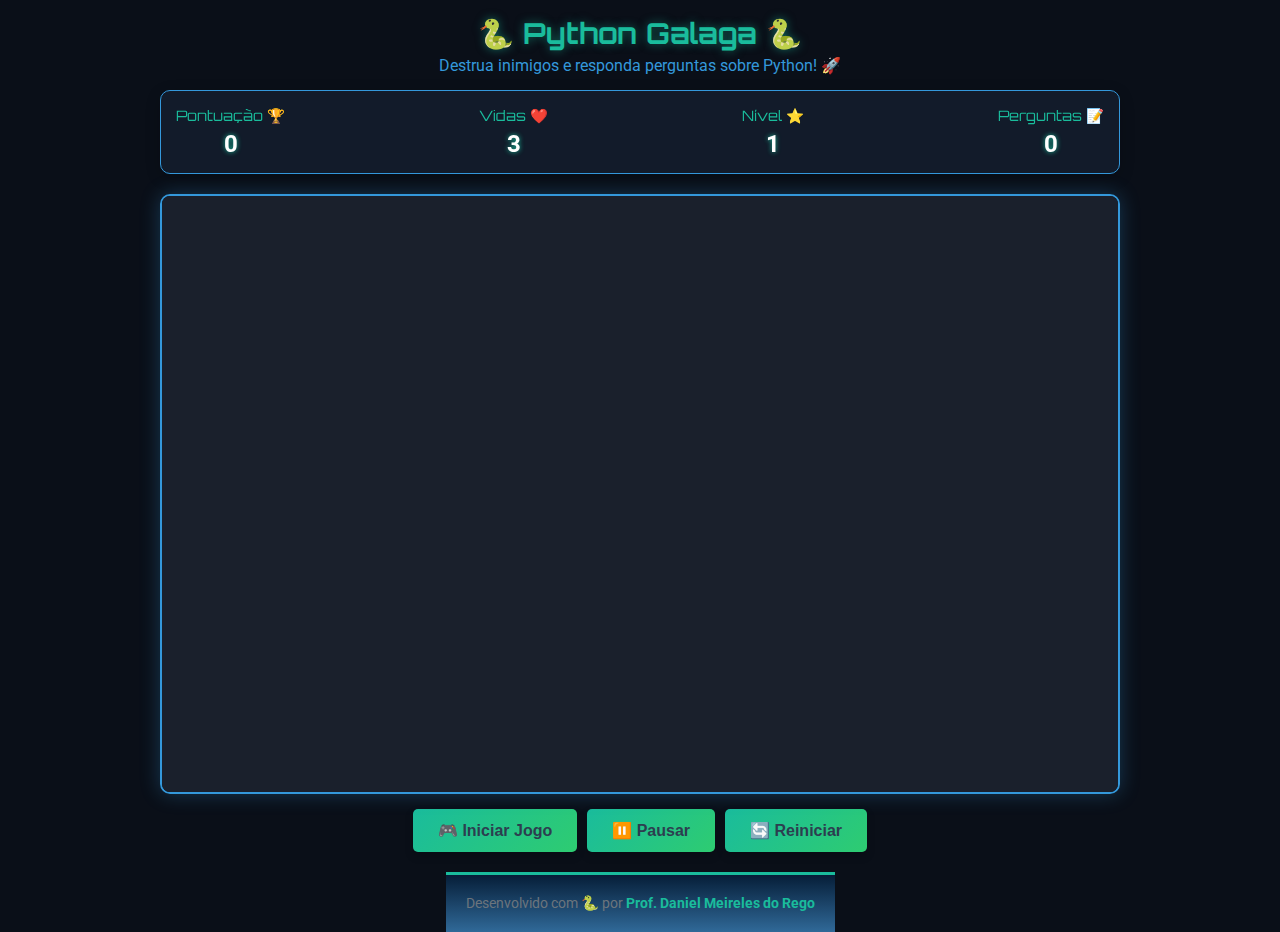
<file: interactive_platform/core/templates/galagaGame.html>
<!DOCTYPE html>
<html lang="pt-BR">
<head>
    <meta charset="UTF-8">
    <meta name="viewport" content="width=device-width, initial-scale=1.0">
    <title>Python Galaga - Quiz</title>
    <link rel="preconnect" href="https://fonts.googleapis.com">
    <link rel="preconnect" href="https://fonts.gstatic.com" crossorigin>
    <link href="https://fonts.googleapis.com/css2?family=Orbitron:wght@700&family=Roboto:wght@400;700&display=swap" rel="stylesheet">
    <style>
        :root {
            --primary: #3776AB;
            --secondary: #FFD43B;
            --light: #f8f9fa;
            --dark: #212529;
            --success: #28a745;
            --danger: #dc3545;
            --info: #0dcaf0;
            --text-muted: #6c757d;
            --primary: #2c3e50;
            --secondary: #1abc9c;
            --success: #2ecc71;
            --danger: #e74c3c;
            --info: #3498db;
        }

        * {
            margin: 0;
            padding: 0;
            box-sizing: border-box;
        }
        
        body {
            background: #0a0f18; /* Fundo mais escuro para o efeito de estrelas */
            color: #fff;
            font-family: 'Roboto', sans-serif;
            display: flex;
            min-height: 100vh;
            flex-direction: column;
            align-items: center;
            overflow: hidden;
        }
        
        .header {
            text-align: center;
            padding: 15px;
            width: 100%;
            background: transparent;
        }
        
        h1 {
            font-family: 'Orbitron', sans-serif;
            color: var(--secondary);
            font-size: 1.8rem;
            margin-bottom: 5px;
            text-shadow: 0 0 10px rgba(26, 188, 156, 0.5);
        }
        
        .subtitle {
            color: var(--info);
            font-size: 1rem;
        }
        
        .game-container {
            position: relative;
            width: 100%;
            max-width: 960px;
            aspect-ratio: 16 / 10; /* Proporção mais moderna */
            margin: 5px auto;
            border: 2px solid var(--info);
            border-radius: 10px;
            overflow: hidden;
            background: transparent; /* O canvas de fundo cuidará disso */
            box-shadow: 0 0 20px rgba(52, 152, 219, 0.3);
        }
        
        #gameCanvas {
            background: #1a202c;
        }
        
        .game-ui {
            display: flex;
            justify-content: space-between;
            width: 100%;
            max-width: 960px;
            margin-bottom: 15px;
            background: rgba(26, 40, 60, 0.5); /* Efeito de vidro */
            backdrop-filter: blur(5px);
            padding: 15px;
            border-radius: 10px;
            border: 1px solid var(--info);
            box-shadow: 0 4px 15px rgba(0,0,0,0.2);
        }
        
        .ui-item {
            text-align: center;
        }
        
        .ui-label {
            font-family: 'Orbitron', sans-serif;
            color: var(--secondary);
            font-size: 0.9rem;
            margin-bottom: 5px;
        }
        
        .ui-value {
            font-size: 1.5rem;
            font-weight: bold;
            color: #fff;
            text-shadow: 0 0 5px var(--secondary);
        }
        
        .controls {
            display: flex;
            gap: 10px;
            margin-top: 10px;
        }
        
        button {
            background: linear-gradient(135deg, var(--secondary), var(--success));
            color: var(--primary);
            border: none;
            padding: 12px 25px;
            border-radius: 5px;
            font-size: 1rem;
            font-weight: bold;
            cursor: pointer;
            transition: all 0.3s ease;
            box-shadow: 0 4px 8px rgba(0, 0, 0, 0.2);
        }
        
        button:hover {
            transform: translateY(-2px);
            box-shadow: 0 6px 12px rgba(0, 0, 0, 0.3);
        }
        
        .question-modal {
            display: none;
            position: fixed;
            top: 0;
            left: 0;
            width: 100%;
            height: 100%;
            background-color: rgba(0, 0, 0, 0.8);
            backdrop-filter: blur(8px);
            z-index: 100;
            justify-content: center;
            align-items: center;
            animation: fadeIn 0.3s ease;
        }
        
        .question-content {
            background: linear-gradient(135deg, var(--primary), #1a202c);
            padding: 30px;
            border-radius: 15px;
            text-align: center;
            max-width: 600px;
            width: 90%;
            border: 2px solid var(--secondary);
            box-shadow: 0 0 20px rgba(26, 188, 156, 0.3);
        }
        
        .question-content h2 {
            font-family: 'Orbitron', sans-serif;
            color: var(--secondary);
            margin-bottom: 20px;
            font-size: 1.8rem;
        }
        
        .question-text {
            font-size: 1.2rem;
            margin-bottom: 25px;
            line-height: 1.5;
            color: #fff;
        }
        
        .answers {
            display: grid;
            grid-template-columns: 1fr 1fr;
            gap: 15px;
            margin-bottom: 20px;
        }
        
        .answer-btn {
            background: var(--info);
            color: white;
            border: none;
            padding: 12px;
            border-radius: 5px;
            font-size: 1rem;
            cursor: pointer;
            transition: all 0.3s ease;
        }
        
        .answer-btn:hover {
            background: var(--primary);
            transform: translateY(-2px);
        }
        
        .game-over {
            display: none;
            position: fixed;
            top: 0;
            left: 0;
            width: 100%;
            height: 100%;
            background-color: rgba(0, 0, 0, 0.8);
            backdrop-filter: blur(8px);
            z-index: 100;
            justify-content: center;
            align-items: center;
            animation: fadeIn 0.3s ease;
        }
        
        .game-over-content {
            background: linear-gradient(135deg, var(--primary), #1a202c);
            padding: 30px;
            border-radius: 15px;
            text-align: center;
            max-width: 500px;
            width: 90%;
            border: 2px solid var(--secondary);
            box-shadow: 0 0 20px rgba(26, 188, 156, 0.3);
        }
        
        .game-over-content h2 {
            font-family: 'Orbitron', sans-serif;
            color: var(--secondary);
            margin-bottom: 20px;
            font-size: 2rem;
        }
        
        .game-over-content p {
            margin-bottom: 20px;
            font-size: 1.2rem;
        }
        
        .python-logo {
            width: 80px;
            height: 80px;
            margin: 0 auto 15px;
            background: linear-gradient(135deg, var(--primary), var(--info));
            border-radius: 50%;
            position: relative;
            display: flex;
            align-items: center;
            justify-content: center;
            box-shadow: 0 4px 8px rgba(0, 0, 0, 0.2);
        }
        
        .python-logo::before {
            content: "";
            position: absolute;
            width: 40px;
            height: 40px;
            background-color: var(--secondary);
            border-radius: 50%;
        }

        /* Estilos do Rodapé */
        .site-footer {
            text-align: center;
            padding: 20px;
            margin-top: 20px;
            color: var(--text-muted);
            font-size: 0.9rem;
            background: linear-gradient(to bottom, #061e38, #306998);
            border-top: 3px solid var(--secondary);
        }

        .site-footer a {
            color: var(--secondary);
            text-decoration: none;
            font-weight: bold;
        }

        .site-footer a::after {
            content: '';
            position: absolute;
            width: 100%;
            height: 1px;
            bottom: 0;
            left: 0;
            background-color: var(--secondary);
            transform: scaleX(0);
            transform-origin: bottom right;
            transition: transform 0.3s ease-out;
        }

        .site-footer a:hover {
            text-shadow: 0 0 5px var(--secondary);
            transform: scaleX(1);
            transform-origin: bottom left;
        }

        @keyframes fadeIn {
            from { opacity: 0; }
            to { opacity: 1; }
        }
        
        @media (max-width: 850px) {
            .game-container, .game-ui {
                width: 95%;
            }
        }
    </style>
</head>
<body>
    <div class="header">
        <h1>🐍 Python Galaga 🐍</h1>
        <p class="subtitle">Destrua inimigos e responda perguntas sobre Python! 🚀</p>
    </div>
    
    <div class="game-ui">
        <div class="ui-item">
            <div class="ui-label">Pontuação 🏆</div>
            <div class="ui-value" id="score">0</div>
        </div>
        <div class="ui-item">
            <div class="ui-label">Vidas ❤️</div>
            <div class="ui-value" id="lives">3</div>
        </div>
        <div class="ui-item">
            <div class="ui-label">Nível ⭐</div>
            <div class="ui-value" id="level">1</div>
        </div>
        <div class="ui-item">
            <div class="ui-label">Perguntas 📝</div>
            <div class="ui-value" id="questions">0</div>
        </div>
    </div>
    
    <div class="game-container">
        <canvas id="gameCanvas" width="960" height="600"></canvas>
    </div>
    
    <div class="controls">
        <button id="start-btn">🎮 Iniciar Jogo</button>
        <button id="pause-btn">⏸️ Pausar</button>
        <button id="reset-btn">🔄 Reiniciar</button>
    </div>
    
    <div class="question-modal" id="question-modal">
        <div class="question-content">
            <h2>🐍 Pergunta Python 🐍</h2>
            <p class="question-text" id="question-text">Qual função é usada para exibir texto no console?</p>
            <div class="answers" id="answers-container">
                <!-- As respostas serão inseridas aqui pelo JavaScript -->
            </div>
            <p>⏰ Tempo restante: <span id="time-left">15</span> segundos</p>
        </div>
    </div>
    
    <div class="game-over" id="game-over">
        <div class="game-over-content">
            <div class="python-logo"></div>
            <h2>🎯 Fim de Jogo! 🎯</h2>
            <p>🏆 Sua pontuação final: <span id="final-score">0</span></p>
            <p>📝 Perguntas respondidas: <span id="total-questions">0</span></p>
            <p>⭐ Nível alcançado: <span id="final-level">1</span></p>
            <button id="restart-btn">🔄 Jogar Novamente</button>
        </div>
    </div>

    <!-- NOVO: Rodapé -->
    <footer class="site-footer">
      <p>Desenvolvido com 🐍 por <a href="https://github.com/danielmeireles1981" target="_blank" rel="noopener noreferrer">Prof. Daniel Meireles do Rego</a></p>
    </footer>

    <script>
        // Configuração do jogo
        const canvas = document.getElementById('gameCanvas');
        const ctx = canvas.getContext('2d');
        
        // Elementos da UI
        const scoreDisplay = document.getElementById('score');
        const livesDisplay = document.getElementById('lives');
        const levelDisplay = document.getElementById('level');
        const questionsDisplay = document.getElementById('questions');
        const startBtn = document.getElementById('start-btn');
        const pauseBtn = document.getElementById('pause-btn');
        const resetBtn = document.getElementById('reset-btn');
        const questionModal = document.getElementById('question-modal');
        const questionText = document.getElementById('question-text');
        const answersContainer = document.getElementById('answers-container');
        const timeLeftDisplay = document.getElementById('time-left');
        const gameOverModal = document.getElementById('game-over');
        const finalScoreDisplay = document.getElementById('final-score');
        const totalQuestionsDisplay = document.getElementById('total-questions');
        const finalLevelDisplay = document.getElementById('final-level');
        const restartBtn = document.getElementById('restart-btn');
        
        // Variáveis do jogo
        let score = 0;
        let lives = 3;
        let level = 1;
        let questionsAnswered = 0;
        let gameRunning = false;
        let gamePaused = false;
        let questionActive = false;
        let questionTimeLeft = 15;
        let questionTimer;
        
        // Perguntas sobre Python
        const pythonQuestions = [
            {
                question: "Qual função é usada para exibir texto no console? 🖥️",
                answers: ["print()", "echo()", "display()", "show()"],
                correct: 0
            },
            {
                question: "Como se declara uma lista em Python? 📋",
                answers: ["{1, 2, 3}", "[1, 2, 3]", "(1, 2, 3)", "<1, 2, 3>"],
                correct: 1
            },
            {
                question: "Qual palavra-chave é usada para definir uma função? 🔧",
                answers: ["function", "def", "define", "func"],
                correct: 1
            },
            {
                question: "Como se chama o loop que itera sobre uma sequência? 🔄",
                answers: ["while", "for", "loop", "repeat"],
                correct: 1
            },
            {
                question: "Qual operador é usado para verificar igualdade? ⚖️",
                answers: ["=", "==", "===", "!="],
                correct: 1
            },
            {
                question: "Como se comenta uma linha em Python? 💬",
                answers: ["//", "#", "--", "/* */"],
                correct: 1
            },
            {
                question: "Qual método adiciona um elemento ao final de uma lista? ➕",
                answers: [".push()", ".add()", ".append()", ".insert()"],
                correct: 2
            },
            {
                question: "O que 'str' representa em Python? 🔤",
                answers: ["Número inteiro", "Texto (string)", "Lista", "Dicionário"],
                correct: 1
            },
            {
                question: "Como se importa um módulo em Python? 📦",
                answers: ["include", "import", "require", "using"],
                correct: 1
            },
            {
                question: "Qual estrutura é usada para tratamento de exceções? 🛡️",
                answers: ["try-except", "try-catch", "error-handle", "exception"],
                correct: 0
            },
            {
                question: "Qual estrutura de dados é mutável (pode ser alterada)? 🔄",
                answers: ["Tupla", "String", "Lista", "Inteiro"],
                correct: 2
            },
            {
                question: "Qual o resultado de `(10 > 5) and (3 == 4)`? ⚖️",
                answers: ["True", "False", "Erro", "None"],
                correct: 1
            },
            {
                question: "Qual o propósito de um framework como Django? 🏗️",
                answers: ["Editar imagens", "Acelerar o dev web", "Criar jogos", "Analisar dados"],
                correct: 1
            },
            {
                question: "Qual o nome de variável VÁLIDO em Python? 🏷️",
                answers: ["nota_aluno", "2alunos", "nota-aluno", "nota do aluno"],
                correct: 0
            }
        ];
        
        // Classes do jogo
        class Player {
            constructor() {
                this.width = 60;
                this.height = 40;
                this.x = canvas.width / 2 - this.width / 2;
                this.y = canvas.height - this.height - 10;
                this.speed = 5;
                this.color = 'var(--info)';
            }
            
            draw() {
                // Desenhar apenas o emoji da nave (sem caixa)
                ctx.font = '40px Arial';
                ctx.textAlign = 'center';
                ctx.textBaseline = 'middle';
                ctx.fillText('🚀', this.x + this.width/2, this.y + this.height/2);
            }
            
            move(direction) {
                if (direction === 'left' && this.x > 0) {
                    this.x -= this.speed;
                }
                if (direction === 'right' && this.x < canvas.width - this.width) {
                    this.x += this.speed;
                }
            }
        }
        
        class Bullet {
            constructor(x, y) {
                this.width = 20;
                this.height = 30;
                this.x = x;
                this.y = y;
                this.speed = 6;
            }
            
            update() {
                this.y -= this.speed;
            }
            
            draw() {
                // Desenhar apenas o emoji do projétil (sem caixa)
                ctx.font = '20px Arial';
                ctx.textAlign = 'center';
                ctx.textBaseline = 'middle';
                ctx.fillText('💥', this.x, this.y);
            }
            
            isOffScreen() {
                return this.y < 0;
            }
        }
        
        class Enemy {
            constructor(x, y) {
                this.width = 50;
                this.height = 50;
                this.x = x;
                this.y = y;
                this.speed = 1.5;
            }
            
            update() {
                this.y += this.speed;
            }
            
            draw() {
                // Desenhar apenas o emoji do inimigo (sem caixa)
                ctx.font = '40px Arial';
                ctx.textAlign = 'center';
                ctx.textBaseline = 'middle';
                ctx.fillText('👾', this.x + this.width/2, this.y + this.height/2);
            }
            
            isOffScreen() {
                return this.y > canvas.height;
            }
        }
        
        class QuestionItem {
            constructor(x, y) {
                this.width = 40;
                this.height = 40;
                this.x = x;
                this.y = y;
                this.speed = 2;
                this.color = '#06D6A0';
            }
            
            update() {
                this.y += this.speed;
            }
            
            draw() {
                // Desenhar a caixa colorida com o emoji dentro
                ctx.fillStyle = this.color;
                ctx.fillRect(this.x, this.y, this.width, this.height);
                
                // Emoji dentro da caixa
                ctx.font = '25px Arial';
                ctx.textAlign = 'center';
                ctx.textBaseline = 'middle';
                ctx.fillText('❓', this.x + this.width/2, this.y + this.height/2);
            }
            
            isOffScreen() {
                return this.y > canvas.height;
            }
        }
        
        // NOVO: Classe para partículas de explosão
        class Particle {
            constructor(x, y, color) {
                this.x = x;
                this.y = y;
                this.size = Math.random() * 5 + 2;
                this.speedX = Math.random() * 3 - 1.5;
                this.speedY = Math.random() * 3 - 1.5;
                this.color = color;
                this.life = 100; // Duração da partícula
            }

            update() {
                this.x += this.speedX;
                this.y += this.speedY;
                this.life -= 2;
            }

            draw() {
                ctx.fillStyle = this.color;
                ctx.globalAlpha = this.life / 100;
                ctx.beginPath();
                ctx.arc(this.x, this.y, this.size, 0, Math.PI * 2);
                ctx.fill();
                ctx.globalAlpha = 1.0;
            }
        }

        // NOVA CLASSE: Chefão (Boss)
        class Boss {
            constructor() {
                this.width = 150;
                this.height = 100;
                this.x = canvas.width / 2 - this.width / 2;
                this.y = -this.height; // Começa fora da tela
                this.speedY = 1;
                this.speedX = 2;
                this.maxHealth = 100 + (level * 20);
                this.health = this.maxHealth;
                this.emoji = '👹';
                this.attackCooldown = 120; // Cooldown para atirar
                this.onPosition = false;
            }

            update() {
                if (!this.onPosition) {
                    this.y += this.speedY;
                    if (this.y >= 50) {
                        this.y = 50;
                        this.onPosition = true;
                    }
                    return;
                }

                this.x += this.speedX;
                if (this.x <= 0 || this.x + this.width >= canvas.width) {
                    this.speedX *= -1;
                }

                this.attackCooldown--;
                if (this.attackCooldown <= 0) {
                    // Atira 3 projéteis
                    bossBullets.push(new BossBullet(this.x + this.width / 2 - 20, this.y + this.height));
                    bossBullets.push(new BossBullet(this.x + this.width / 2, this.y + this.height));
                    bossBullets.push(new BossBullet(this.x + this.width / 2 + 20, this.y + this.height));
                    this.attackCooldown = 100 - (level * 5); // Atira mais rápido em níveis mais altos
                }
            }

            draw() {
                ctx.font = '80px Arial';
                ctx.fillText(this.emoji, this.x + this.width / 2, this.y + this.height / 2);
                // Barra de vida
                ctx.fillStyle = 'red';
                ctx.fillRect(this.x, this.y - 15, this.width, 10);
                ctx.fillStyle = 'green';
                ctx.fillRect(this.x, this.y - 15, this.width * (this.health / this.maxHealth), 10);
            }

            takeDamage() {
                this.health -= 5; // Dano por tiro
            }
        }

        // Instâncias do jogo
        const player = new Player();
        let bullets = [];
        let enemies = [];
        let questionItems = [];
        
        let particles = []; // NOVO: para explosões
        let boss = null; // NOVO: instância do chefão
        let bossFightActive = false; // NOVO: flag para luta contra chefão
        let bossBullets = []; // NOVO: projéteis do chefão
        // Controles
        const keys = {
            ArrowLeft: false,
            ArrowRight: false,
            Space: false
        };
        
        // Event listeners
        window.addEventListener('keydown', (e) => {
            if (e.code in keys) {
                keys[e.code] = true;
                e.preventDefault();
            }
        });
        
        window.addEventListener('keyup', (e) => {
            if (e.code in keys) {
                keys[e.code] = false;
                
                if (e.code === 'Space' && gameRunning && !gamePaused && !questionActive) {
                    shoot();
                }
            }
        });
        
        startBtn.addEventListener('click', startGame);
        pauseBtn.addEventListener('click', togglePause);
        resetBtn.addEventListener('click', resetGame);
        restartBtn.addEventListener('click', resetGame);
        
        // Funções do jogo
        function startGame() {
            if (!gameRunning) {
                gameRunning = true;
                gamePaused = false;
                resetGame();
                gameLoop();
                startEnemySpawning();
                startQuestionSpawning();
            }
        }
        
        function togglePause() {
            if (gameRunning) {
                gamePaused = !gamePaused;
                pauseBtn.textContent = gamePaused ? '▶️ Continuar' : '⏸️ Pausar';
            }
        }
        
        function resetGame() {
            score = 0;
            lives = 3;
            level = 1;
            questionsAnswered = 0;
            bullets = [];
            enemies = [];
            questionItems = [];
            bossBullets = [];
            boss = null;
            bossFightActive = false;
            particles = [];
            updateUI();
            gameOverModal.style.display = 'none';
        }
        
        function shoot() {
            bullets.push(new Bullet(player.x + player.width/2, player.y));
        }
        
        function startEnemySpawning() {
            if (gameRunning && !gamePaused) {
                // Se for uma luta de chefão, não cria inimigos normais
                if (bossFightActive) {
                    return;
                }

                const spawnInterval = setInterval(() => {
                    if (!gameRunning) { // Se o jogo acabou, para o intervalo
                        clearInterval(spawnInterval);
                        return;
                    }
                    
                    // Só cria inimigos se o jogo não estiver pausado
                    if (!gamePaused) {
                        const x = Math.random() * (canvas.width - 50);
                        enemies.push(new Enemy(x, -50));
                    }
                }, 1500 - (level * 100)); // Aumenta a frequência geral de inimigos
            }
        }
        
        function startQuestionSpawning() {
            if (gameRunning && !gamePaused) {
                // Não cria itens de pergunta durante a luta contra o chefão
                if (bossFightActive) {
                    return;
                }

                const spawnInterval = setInterval(() => {
                    if (!gameRunning) { // Se o jogo acabou, para o intervalo
                        clearInterval(spawnInterval);
                        return;
                    }
                    
                    // 50% de chance de spawnar um item de pergunta (aumentei a chance)
                    if (Math.random() < 0.5) {
                        if (!gamePaused) { // Só cria itens se o jogo não estiver pausado
                            const x = Math.random() * (canvas.width - 40);
                            questionItems.push(new QuestionItem(x, -40));
                        }
                    }
                }, 2000); // Reduzi o intervalo para aparecerem mais frequentemente
            }
        }
        
        function showQuestion() {
            if (questionActive) return;
            
            gamePaused = true; // PAUSA O JOGO
            questionActive = true;
            const randomQuestion = pythonQuestions[Math.floor(Math.random() * pythonQuestions.length)];
            questionText.textContent = randomQuestion.question;
            
            // Limpar respostas anteriores
            answersContainer.innerHTML = '';
            
            // Adicionar novas respostas
            randomQuestion.answers.forEach((answer, index) => {
                const button = document.createElement('button');
                button.className = 'answer-btn';
                button.textContent = answer;
                button.addEventListener('click', () => checkAnswer(index, randomQuestion.correct));
                answersContainer.appendChild(button);
            });
            
            // Iniciar temporizador
            questionTimeLeft = 15;
            timeLeftDisplay.textContent = questionTimeLeft;
            questionTimer = setInterval(() => {
                questionTimeLeft--;
                timeLeftDisplay.textContent = questionTimeLeft;
                
                if (questionTimeLeft <= 0) {
                    clearInterval(questionTimer);
                    wrongAnswer();
                }
            }, 1000);
            
            questionModal.style.display = 'flex';
        }
        
        function checkAnswer(selected, correct) {
            clearInterval(questionTimer);
            
            if (selected === correct) {
                // Resposta correta
                score += 100;
                questionsAnswered++;
                updateUI();
                
                // Efeito visual de acerto (usando var(--success))
                const buttons = document.querySelectorAll('.answer-btn');
                buttons[selected].style.background = 'var(--success)';
                
                setTimeout(() => {
                    questionModal.style.display = 'none';
                    questionActive = false;
                    gamePaused = false; // RETOMA O JOGO
                }, 1000);
            } else {
                // Resposta incorreta
                wrongAnswer();
            }
        }
        
        function wrongAnswer() {
            lives--;
            updateUI();
            
            // Efeito visual de erro
            const buttons = document.querySelectorAll('.answer-btn');
            buttons.forEach((button, index) => {
                if (index === pythonQuestions.find(q => q.question === questionText.textContent).correct) {
                    button.style.background = 'var(--success)';
                } else {
                    button.style.background = 'var(--danger)';
                }
            });
            
            setTimeout(() => {
                questionModal.style.display = 'none';
                questionActive = false;
                gamePaused = false; // RETOMA O JOGO
                
                if (lives <= 0) {
                    gameOver();
                }
            }, 1500);
        }
        
        function updateUI() {
            scoreDisplay.textContent = score;
            livesDisplay.textContent = lives;
            levelDisplay.textContent = level;
            questionsDisplay.textContent = questionsAnswered;
        }
        
        function gameOver() {
            gameRunning = false;
            finalScoreDisplay.textContent = score;
            totalQuestionsDisplay.textContent = questionsAnswered;
            finalLevelDisplay.textContent = level;
            gameOverModal.style.display = 'flex';
        }

        // NOVO: Função para criar explosão
        function createExplosion(x, y) {
            for (let i = 0; i < 20; i++) {
                particles.push(new Particle(x, y, 'var(--secondary)'));
            }
        }
        
        // NOVA CLASSE: Projétil do Chefão
        class BossBullet {
            constructor(x, y) {
                this.x = x;
                this.y = y;
                this.width = 10;
                this.height = 20;
                this.speed = 4;
            }
            update() { this.y += this.speed; }
            draw() { ctx.fillStyle = 'var(--danger)'; ctx.fillRect(this.x, this.y, this.width, this.height); }
            isOffScreen() { return this.y > canvas.height; }
        }

        function checkCollisions() {
            // Colisão entre balas e inimigos
            for (let i = bullets.length - 1; i >= 0; i--) {
                for (let j = enemies.length - 1; j >= 0; j--) {
                    if (bullets[i].x < enemies[j].x + enemies[j].width &&
                        bullets[i].x + bullets[i].width > enemies[j].x &&
                        bullets[i].y < enemies[j].y + enemies[j].height &&
                        bullets[i].y + bullets[i].height > enemies[j].y) {
                        
                        // Colisão detectada
                        createExplosion(enemies[j].x + enemies[j].width / 2, enemies[j].y + enemies[j].height / 2); // NOVO
                        bullets.splice(i, 1);
                        enemies.splice(j, 1);
                        score += 10;
                        updateUI();
                        break;
                    }
                }
            }
            
            // NOVO: Colisão entre balas do jogador e o chefão
            if (bossFightActive && boss) {
                for (let i = bullets.length - 1; i >= 0; i--) {
                    if (bullets[i].x < boss.x + boss.width && bullets[i].x + bullets[i].width > boss.x &&
                        bullets[i].y < boss.y + boss.height && bullets[i].y + bullets[i].height > boss.y) {
                        
                        bullets.splice(i, 1);
                        boss.takeDamage();
                        createExplosion(bullets[i].x, bullets[i].y);

                        if (boss.health <= 0) defeatBoss();
                    }
                }
            }

            // Colisão entre jogador e inimigos
            for (let i = enemies.length - 1; i >= 0; i--) {
                if (player.x < enemies[i].x + enemies[i].width &&
                    player.x + player.width > enemies[i].x &&
                    player.y < enemies[i].y + enemies[i].height &&
                    player.y + player.height > enemies[i].y) {
                    
                    // Colisão detectada
                    createExplosion(enemies[i].x + enemies[i].width / 2, enemies[i].y + enemies[i].height / 2); // NOVO
                    enemies.splice(i, 1);
                    lives--;
                    updateUI();
                    
                    if (lives <= 0) {
                        gameOver();
                    }
                }
            }
            
            // NOVO: Colisão entre jogador e projéteis do chefão
            for (let i = bossBullets.length - 1; i >= 0; i--) {
                if (player.x < bossBullets[i].x + bossBullets[i].width &&
                    player.x + player.width > bossBullets[i].x &&
                    player.y < bossBullets[i].y + bossBullets[i].height &&
                    player.y + player.height > bossBullets[i].y) {
                    
                    bossBullets.splice(i, 1);
                    lives--;
                    updateUI();
                    if (lives <= 0) gameOver();
                    break;
                }
            }

            // Colisão entre jogador e itens de pergunta
            for (let i = questionItems.length - 1; i >= 0; i--) {
                if (player.x < questionItems[i].x + questionItems[i].width &&
                    player.x + player.width > questionItems[i].x &&
                    player.y < questionItems[i].y + questionItems[i].height &&
                    player.y + player.height > questionItems[i].y) {
                    
                    // Colisão detectada
                    questionItems.splice(i, 1);
                    showQuestion();
                }
            }
        }
        
        function updateGame() {
            // Atualizar jogador
            if (keys.ArrowLeft) player.move('left');
            if (keys.ArrowRight) player.move('right');
            
            // NOVO: Atualizar chefão
            if (bossFightActive && boss) {
                boss.update();
            }

            // Atualizar balas
            for (let i = bullets.length - 1; i >= 0; i--) {
                bullets[i].update();
                if (bullets[i].isOffScreen()) {
                    bullets.splice(i, 1);
                }
            }
            
            // Atualizar inimigos
            for (let i = enemies.length - 1; i >= 0; i--) {
                enemies[i].update();
                if (enemies[i].isOffScreen()) {
                    enemies.splice(i, 1);
                }
            }
            
            // NOVO: Atualizar projéteis do chefão
            for (let i = bossBullets.length - 1; i >= 0; i--) {
                bossBullets[i].update();
                if (bossBullets[i].isOffScreen()) {
                    bossBullets.splice(i, 1);
                }
            }

            // Atualizar itens de pergunta
            for (let i = questionItems.length - 1; i >= 0; i--) {
                questionItems[i].update();
                if (questionItems[i].isOffScreen()) {
                    questionItems.splice(i, 1);
                }
            }
            
            // NOVO: Atualizar partículas
            for (let i = particles.length - 1; i >= 0; i--) {
                particles[i].update();
                if (particles[i].life <= 0) {
                    particles.splice(i, 1);
                }
            }

            // Verificar colisões
            checkCollisions();
            
            // Aumentar nível
            const requiredScoreForNextLevel = level * 500;
            if (!bossFightActive && score >= requiredScoreForNextLevel) {
                level++;
                updateUI();

                // NOVO: Verifica se é hora do chefão
                if (level % 3 === 0) {
                    startBossFight();
                }
            }
        }
        
        function drawGame() {
            // Limpar canvas
            ctx.clearRect(0, 0, canvas.width, canvas.height);
            
            // Desenha o fundo estrelado primeiro
            drawStars();

            // Desenha outros elementos
            player.draw();
            bullets.forEach(bullet => bullet.draw());
            enemies.forEach(enemy => enemy.draw());
            questionItems.forEach(item => item.draw());
            bossBullets.forEach(b => b.draw());
            
            // NOVO: Desenhar partículas
            particles.forEach(p => p.draw());
            // NOVO: Desenhar chefão
            if (bossFightActive && boss) boss.draw();
        }

        // --- NOVO: Fundo estrelado animado ---
        let stars = [];
        function createStars() {
            stars = [];
            for (let i = 0; i < 200; i++) {
                stars.push({
                    x: Math.random() * canvas.width,
                    y: Math.random() * canvas.height,
                    radius: Math.random() * 1.5,
                    speed: Math.random() * 0.5 + 0.2
                });
            }
        }

        function drawStars() {
            ctx.fillStyle = '#FFFFFF';
            stars.forEach(star => {
                ctx.beginPath();
                ctx.arc(star.x, star.y, star.radius, 0, Math.PI * 2);
                ctx.fill();
                star.y += star.speed;
                if (star.y > canvas.height) {
                    star.y = 0;
                    star.x = Math.random() * canvas.width;
                }
            });
        }

        function gameLoop() {
            if (gameRunning && !gamePaused) {
                updateGame();
                drawGame();
            }
            requestAnimationFrame(gameLoop);
        }

        // --- NOVO: Lógica do Chefão ---
        function startBossFight() {
            bossFightActive = true;
            enemies = []; // Limpa inimigos normais
            questionItems = []; // Limpa itens de pergunta
            boss = new Boss();
        }

        function defeatBoss() {
            createExplosion(boss.x + boss.width / 2, boss.y + boss.height / 2);
            score += 1000; // Recompensa por derrotar o chefão
            boss = null;
            bossFightActive = false;
            updateUI();
            // Reinicia o spawn de inimigos para o próximo nível
            startEnemySpawning();
        }
        
        // Inicialização
        updateUI();
        createStars(); // Cria as estrelas
        gameLoop(); // Inicia o loop principal que desenhará tudo
    </script>
</body>
</html>
</file>
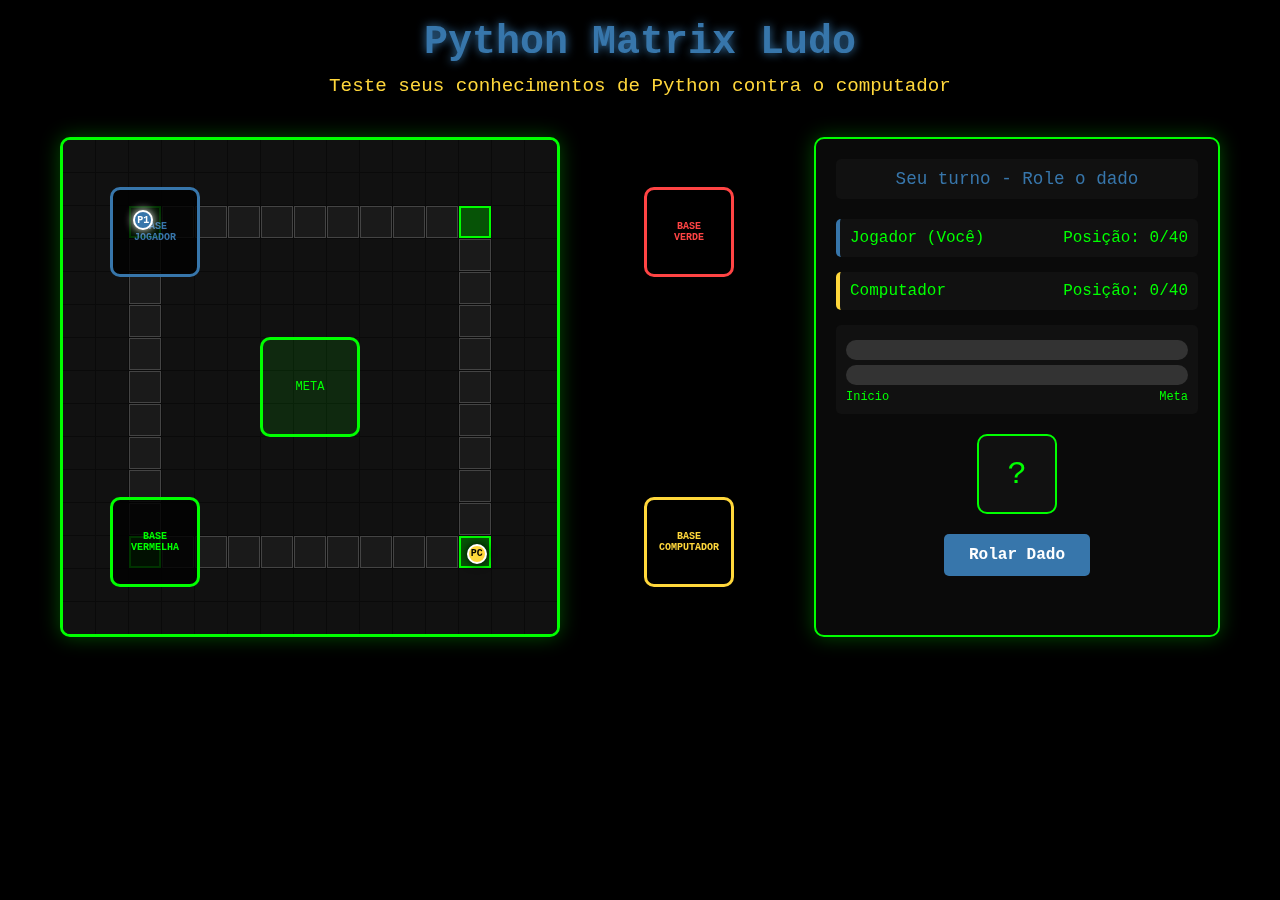
<file: interactive_platform/core/templates/ludoGame.html>
<!DOCTYPE html>
<html lang="pt-br">
<head>
    <meta charset="UTF-8">
    <meta name="viewport" content="width=device-width, initial-scale=1.0">
    <title>Python Matrix Ludo</title>
    <style>
        * {
            margin: 0;
            padding: 0;
            box-sizing: border-box;
            font-family: 'Courier New', monospace;
        }

        body {
            background-color: #000;
            color: #00ff00;
            overflow-x: hidden;
            position: relative;
        }

        .matrix-bg {
            position: fixed;
            top: 0;
            left: 0;
            width: 100%;
            height: 100%;
            z-index: -1;
            opacity: 0.3;
        }

        .container {
            max-width: 1200px;
            margin: 0 auto;
            padding: 20px;
            display: flex;
            flex-direction: column;
            align-items: center;
            min-height: 100vh;
        }

        header {
            text-align: center;
            margin-bottom: 20px;
            width: 100%;
        }

        h1 {
            color: #3776ab;
            font-size: 2.5rem;
            margin-bottom: 10px;
            text-shadow: 0 0 10px #3776ab;
        }

        .subtitle {
            color: #ffd73b;
            font-size: 1.2rem;
            margin-bottom: 20px;
        }

        .game-area {
            display: flex;
            flex-wrap: wrap;
            justify-content: center;
            gap: 30px;
            width: 100%;
        }

        .board-container {
            flex: 2;
            min-width: 500px;
            position: relative;
        }

        .board {
            width: 500px;
            height: 500px;
            background-color: #0a0a0a;
            border: 3px solid #00ff00;
            border-radius: 10px;
            position: relative;
            overflow: hidden;
            box-shadow: 0 0 20px rgba(0, 255, 0, 0.3);
            display: grid;
            grid-template-columns: repeat(15, 1fr);
            grid-template-rows: repeat(15, 1fr);
            gap: 1px;
        }

        .cell {
            background-color: #111;
            display: flex;
            align-items: center;
            justify-content: center;
            position: relative;
            min-height: 30px;
        }

        .cell.path {
            background-color: #1a1a1a;
            border: 1px solid #444;
        }

        .cell.start-1 {
            background-color: rgba(55, 118, 171, 0.4);
            border: 2px solid #3776ab;
        }

        .cell.start-2 {
            background-color: rgba(255, 215, 59, 0.4);
            border: 2px solid #ffd73b;
        }

        .cell.safe {
            background-color: rgba(0, 255, 0, 0.3);
            border: 2px solid #00ff00;
        }

        .player {
            position: absolute;
            width: 20px;
            height: 20px;
            border-radius: 50%;
            display: flex;
            align-items: center;
            justify-content: center;
            font-weight: bold;
            font-size: 10px;
            transition: all 0.5s ease;
            z-index: 10;
            box-shadow: 0 0 10px currentColor;
            border: 2px solid white;
        }

        .player-1 {
            background-color: #3776ab;
            color: white;
        }

        .player-2 {
            background-color: #ffd73b;
            color: black;
        }

        .home {
            position: absolute;
            width: 90px;
            height: 90px;
            border: 3px solid;
            border-radius: 10px;
            display: flex;
            align-items: center;
            justify-content: center;
            font-weight: bold;
            font-size: 10px;
            text-align: center;
            background-color: rgba(0, 0, 0, 0.8);
        }

        .home-1 {
            top: 50px;
            left: 50px;
            border-color: #3776ab;
            color: #3776ab;
        }

        .home-2 {
            bottom: 50px;
            right: 50px;
            border-color: #ffd73b;
            color: #ffd73b;
        }

        .home-3 {
            top: 50px;
            right: 50px;
            border-color: #ff4444;
            color: #ff4444;
        }

        .home-4 {
            bottom: 50px;
            left: 50px;
            border-color: #00ff00;
            color: #00ff00;
        }

        .center-home {
            position: absolute;
            top: 200px;
            left: 200px;
            width: 100px;
            height: 100px;
            border: 3px solid #00ff00;
            border-radius: 10px;
            background-color: rgba(0, 255, 0, 0.1);
            display: flex;
            align-items: center;
            justify-content: center;
            font-size: 12px;
            color: #00ff00;
            text-align: center;
        }

        .info-panel {
            flex: 1;
            min-width: 300px;
            background-color: #0a0a0a;
            border: 2px solid #00ff00;
            border-radius: 10px;
            padding: 20px;
            box-shadow: 0 0 20px rgba(0, 255, 0, 0.3);
        }

        .status {
            margin-bottom: 20px;
            padding: 10px;
            border-radius: 5px;
            background-color: #111;
            text-align: center;
            font-size: 1.1rem;
        }

        .player-info {
            display: flex;
            justify-content: space-between;
            margin-bottom: 15px;
            padding: 10px;
            border-radius: 5px;
            background-color: #111;
        }

        .player-1-info {
            border-left: 4px solid #3776ab;
        }

        .player-2-info {
            border-left: 4px solid #ffd73b;
        }

        .dice-container {
            text-align: center;
            margin: 20px 0;
        }

        .dice {
            width: 80px;
            height: 80px;
            background-color: #111;
            border: 2px solid #00ff00;
            border-radius: 10px;
            display: flex;
            align-items: center;
            justify-content: center;
            font-size: 2rem;
            margin: 0 auto 15px;
            color: #00ff00;
        }

        button {
            background-color: #3776ab;
            color: white;
            border: none;
            padding: 12px 25px;
            border-radius: 5px;
            cursor: pointer;
            font-size: 1rem;
            font-weight: bold;
            transition: all 0.3s;
            margin: 5px;
        }

        button:hover {
            background-color: #2a5f8f;
            transform: scale(1.05);
        }

        button:disabled {
            background-color: #555;
            cursor: not-allowed;
            transform: none;
        }

        .question-container {
            margin-top: 20px;
            padding: 15px;
            background-color: #111;
            border-radius: 5px;
            border: 1px solid #00ff00;
        }

        .question {
            margin-bottom: 15px;
            font-size: 1.1rem;
        }

        .options {
            display: grid;
            grid-template-columns: 1fr;
            gap: 10px;
        }

        .option {
            padding: 10px;
            background-color: #222;
            border-radius: 5px;
            cursor: pointer;
            transition: all 0.2s;
        }

        .option:hover {
            background-color: #333;
        }

        .correct {
            background-color: #00aa00;
        }

        .incorrect {
            background-color: #aa0000;
        }

        .game-over {
            position: fixed;
            top: 0;
            left: 0;
            width: 100%;
            height: 100%;
            background-color: rgba(0, 0, 0, 0.9);
            display: flex;
            flex-direction: column;
            align-items: center;
            justify-content: center;
            z-index: 100;
        }

        .game-over h2 {
            font-size: 3rem;
            margin-bottom: 20px;
            color: #ffd73b;
        }

        .game-over p {
            font-size: 1.5rem;
            margin-bottom: 30px;
        }

        .hidden {
            display: none;
        }

        .progress-container {
            margin: 15px 0;
            background-color: #111;
            padding: 10px;
            border-radius: 5px;
        }

        .progress-bar {
            height: 20px;
            background-color: #333;
            border-radius: 10px;
            overflow: hidden;
            margin: 5px 0;
            position: relative;
        }

        .progress-fill {
            height: 100%;
            border-radius: 10px;
            transition: width 0.5s ease;
        }

        .progress-fill.player-1 {
            background-color: #3776ab;
        }

        .progress-fill.player-2 {
            background-color: #ffd73b;
        }

        .progress-text {
            display: flex;
            justify-content: space-between;
            font-size: 12px;
            margin-top: 5px;
        }

        @media (max-width: 900px) {
            .game-area {
                flex-direction: column;
            }
            
            .board-container, .info-panel {
                min-width: 100%;
            }
            
            .board {
                width: 100%;
                height: 400px;
            }
        }
    </style>
</head>
<body>
    <div class="matrix-bg" id="matrixBg"></div>
    
    <div class="container">
        <header>
            <h1>Python Matrix Ludo</h1>
            <p class="subtitle">Teste seus conhecimentos de Python contra o computador</p>
        </header>
        
        <div class="game-area">
            <div class="board-container">
                <div class="board" id="gameBoard">
                    <!-- Tabuleiro é gerado via JavaScript -->
                </div>
                <div class="home home-1">BASE<br>JOGADOR</div>
                <div class="home home-2">BASE<br>COMPUTADOR</div>
                <div class="home home-3">BASE<br>VERDE</div>
                <div class="home home-4">BASE<br>VERMELHA</div>
                <div class="center-home">META</div>
                <div class="player player-1" id="player1">P1</div>
                <div class="player player-2" id="player2">PC</div>
            </div>
            
            <div class="info-panel">
                <div class="status" id="status">Seu turno - Role o dado</div>
                
                <div class="player-info player-1-info">
                    <span>Jogador (Você)</span>
                    <span>Posição: <span id="player1Pos">0</span>/40</span>
                </div>
                
                <div class="player-info player-2-info">
                    <span>Computador</span>
                    <span>Posição: <span id="player2Pos">0</span>/40</span>
                </div>

                <div class="progress-container">
                    <div class="progress-bar">
                        <div class="progress-fill player-1" id="progressPlayer1" style="width: 0%"></div>
                    </div>
                    <div class="progress-bar">
                        <div class="progress-fill player-2" id="progressPlayer2" style="width: 0%"></div>
                    </div>
                    <div class="progress-text">
                        <span>Início</span>
                        <span>Meta</span>
                    </div>
                </div>
                
                <div class="dice-container">
                    <div class="dice" id="dice">?</div>
                    <button id="rollDice">Rolar Dado</button>
                </div>
                
                <div class="question-container hidden" id="questionContainer">
                    <div class="question" id="question"></div>
                    <div class="options" id="options"></div>
                </div>
            </div>
        </div>
    </div>
    
    <div class="game-over hidden" id="gameOver">
        <h2 id="gameOverTitle">Fim de Jogo</h2>
        <p id="gameOverMessage"></p>
        <button id="playAgain">Jogar Novamente</button>
    </div>

    <script>
        // =========================
        // Efeito Matrix de fundo
        // =========================
        const matrixBg = document.getElementById('matrixBg');
        const chars = "[base64]";
        
        function createMatrixEffect() {
            matrixBg.innerHTML = '';
            const columns = Math.floor(window.innerWidth / 20);
            
            for (let i = 0; i < columns; i++) {
                const column = document.createElement('div');
                column.style.position = 'absolute';
                column.style.top = '-100px';
                column.style.left = (i * 20) + 'px';
                column.style.width = '2px';
                column.style.color = '#00ff00';
                column.style.fontSize = '16px';
                column.style.fontFamily = 'Courier New, monospace';
                column.style.textShadow = '0 0 5px #00ff00';
                column.style.animation = `fall ${Math.random() * 5 + 3}s linear infinite`;
                column.style.animationDelay = Math.random() * 5 + 's';
                column.innerText = chars;
                matrixBg.appendChild(column);
            }
            
            const style = document.createElement('style');
            style.textContent = `
                @keyframes fall {
                    to {
                        transform: translateY(calc(100vh + 100px));
                    }
                }
            `;
            document.head.appendChild(style);
        }

        // =========================
        // Caminho do tabuleiro (anel 40 casas)
        // =========================
        function generateRingPath() {
            const min = 2;   // borda interna do anel (grid 15x15)
            const max = 12;  // 11 células por lado -> perímetro = 40

            const path = [];

            // Topo: (min, min) -> (max, min)
            for (let x = min; x <= max; x++) path.push({ x, y: min });
            // Direita: (max, min+1) -> (max, max)
            for (let y = min + 1; y <= max; y++) path.push({ x: max, y });
            // Base: (max-1, max) -> (min, max)
            for (let x = max - 1; x >= min; x--) path.push({ x, y: max });
            // Esquerda: (min, max-1) -> (min, min+1)
            for (let y = max - 1; y > min; y--) path.push({ x: min, y });

            return path; // 40 casas
        }

        const pathCoordinates = generateRingPath();
        const RING_LEN = pathCoordinates.length; // 40
        const START_P1 = 0;                      // início do Jogador
        const START_P2 = (RING_LEN / 2) | 0;     // início oposto (20)

        // =========================
        // Estado do jogo
        // =========================
        const gameState = {
            playerPosition: 0,
            computerPosition: 0,
            playerTurn: true,
            gameOver: false,
            currentQuestion: null,
            diceValue: 0,
            totalCells: RING_LEN,   // 40
            waitingForAnswer: false
        };
        
        // Perguntas sobre Python
        const questions = [
            { question: "Qual é a saída de: print(2 ** 3)?", options: ["6", "8", "9", "5"], correct: 1 },
            { question: "Como se declara uma lista em Python?", options: ["{1, 2, 3}", "[1, 2, 3]", "(1, 2, 3)", "<1, 2, 3>"], correct: 1 },
            { question: "Qual função retorna o número de itens em um objeto?", options: ["count()", "size()", "len()", "length()"], correct: 2 },
            { question: "O que 'elif' significa em Python?", options: ["else if", "else", "else for", "else in"], correct: 0 },
            { question: "Qual método é usado para adicionar um item ao final de uma lista?", options: ["append()", "add()", "insert()", "push()"], correct: 0 },
            { question: "Como se comenta uma linha em Python?", options: ["// comentário", "# comentário", "/* comentário */", "-- comentário"], correct: 1 },
            { question: "Qual é o resultado de: 'Hello'[1:4]?", options: ["Hell", "ello", "ell", "Hel"], correct: 2 },
            { question: "Qual palavra-chave é usada para criar uma função?", options: ["function", "def", "define", "func"], correct: 1 },
            { question: "O que o operador '%' faz em Python?", options: ["Divide", "Multiplica", "Resto da divisão", "Potência"], correct: 2 },
            { question: "Qual método remove o último item de uma lista?", options: ["remove()", "pop()", "delete()", "cut()"], correct: 1 }
        ];
        
        // Elementos DOM
        const gameBoard = document.getElementById('gameBoard');
        const player1 = document.getElementById('player1');
        const player2 = document.getElementById('player2');
        const player1Pos = document.getElementById('player1Pos');
        const player2Pos = document.getElementById('player2Pos');
        const progressPlayer1 = document.getElementById('progressPlayer1');
        const progressPlayer2 = document.getElementById('progressPlayer2');
        const status = document.getElementById('status');
        const dice = document.getElementById('dice');
        const rollDiceBtn = document.getElementById('rollDice');
        const questionContainer = document.getElementById('questionContainer');
        const questionElement = document.getElementById('question');
        const optionsElement = document.getElementById('options');
        const gameOverScreen = document.getElementById('gameOver');
        const gameOverTitle = document.getElementById('gameOverTitle');
        const gameOverMessage = document.getElementById('gameOverMessage');
        const playAgainBtn = document.getElementById('playAgain');

        // =========================
        // Utilidades de tabuleiro
        // =========================
        function getCellSize() {
            const rect = gameBoard.getBoundingClientRect();
            return rect.width / 15; // grade 15x15
        }

        // Inicializar o jogo
        function initGame() {
            gameState.playerPosition = 0;
            gameState.computerPosition = 0;
            gameState.playerTurn = true;
            gameState.gameOver = false;
            gameState.currentQuestion = null;
            gameState.diceValue = 0;
            gameState.waitingForAnswer = false;
            
            createBoard();
            updatePositions();
            updateStatus();
            updatePlayerPositions();
            updateProgressBars();
            rollDiceBtn.disabled = false;
            questionContainer.classList.add('hidden');
            gameOverScreen.classList.add('hidden');
        }
        
        // Criar tabuleiro
        function createBoard() {
            gameBoard.innerHTML = '';
            
            for (let y = 0; y < 15; y++) {
                for (let x = 0; x < 15; x++) {
                    const cell = document.createElement('div');
                    cell.className = 'cell';
                    
                    const pathIndex = pathCoordinates.findIndex(coord => coord.x === x && coord.y === y);
                    const isPath = pathIndex !== -1;
                    
                    if (isPath) {
                        cell.classList.add('path');

                        if (pathIndex === START_P1) cell.classList.add('start-1');
                        if (pathIndex === START_P2) cell.classList.add('start-2');

                        // seguros em 0,10,20,30
                        if (pathIndex % 10 === 0) cell.classList.add('safe');
                    }
                    
                    gameBoard.appendChild(cell);
                }
            }
        }
        
        // Atualizar posições dos jogadores (visuais)
        function updatePlayerPositions() {
            const cellSize = getCellSize();

            const p1Index = Math.min(gameState.playerPosition, gameState.totalCells) % RING_LEN;
            const p2Index = Math.min(gameState.computerPosition, gameState.totalCells) % RING_LEN;

            const p1Coord = pathCoordinates[(START_P1 + p1Index) % RING_LEN];
            const p2Coord = pathCoordinates[(START_P2 + p2Index) % RING_LEN];

            player1.style.left = `${p1Coord.x * cellSize + cellSize / 2 - 10}px`;
            player1.style.top  = `${p1Coord.y * cellSize + cellSize / 2 - 10}px`;

            player2.style.left = `${p2Coord.x * cellSize + cellSize / 2 - 10}px`;
            player2.style.top  = `${p2Coord.y * cellSize + cellSize / 2 - 10}px`;
        }
        
        // Atualizar barras de progresso
        function updateProgressBars() {
            const player1Progress = (gameState.playerPosition / gameState.totalCells) * 100;
            const player2Progress = (gameState.computerPosition / gameState.totalCells) * 100;
            
            progressPlayer1.style.width = `${player1Progress}%`;
            progressPlayer2.style.width = `${player2Progress}%`;
        }
        
        // Atualizar status do jogo
        function updateStatus() {
            if (gameState.waitingForAnswer) {
                status.textContent = "Responda a pergunta!";
                status.style.color = "#00ff00";
            } else if (gameState.playerTurn) {
                status.textContent = "Seu turno - Role o dado";
                status.style.color = "#3776ab";
            } else {
                status.textContent = "Turno do computador";
                status.style.color = "#ffd73b";
            }
            
            if (gameState.gameOver) {
                if (gameState.playerPosition >= gameState.totalCells) {
                    status.textContent = "Você venceu!";
                } else {
                    status.textContent = "Computador venceu!";
                }
            }
        }
        
        // Atualizar posições numéricas
        function updatePositions() {
            player1Pos.textContent = gameState.playerPosition;
            player2Pos.textContent = gameState.computerPosition;
            updateProgressBars();
        }
        
        // Rolar o dado
        function rollDice() {
            if (gameState.gameOver || gameState.waitingForAnswer) return;
            
            rollDiceBtn.disabled = true;
            gameState.diceValue = Math.floor(Math.random() * 6) + 1;
            
            // Animação do dado
            let rolls = 0;
            const rollInterval = setInterval(() => {
                dice.textContent = Math.floor(Math.random() * 6) + 1;
                rolls++;
                
                if (rolls > 10) {
                    clearInterval(rollInterval);
                    dice.textContent = gameState.diceValue;
                    
                    // Mostrar pergunta ANTES de mover
                    gameState.waitingForAnswer = true;
                    updateStatus();
                    showQuestion();
                }
            }, 100);
        }
        
        // Turno do computador
        function computerTurn() {
            if (gameState.gameOver) return;
            
            gameState.diceValue = Math.floor(Math.random() * 6) + 1;
            dice.textContent = gameState.diceValue;
            
            // Computador "acerta" e ganha +2
            setTimeout(() => {
                gameState.computerPosition += gameState.diceValue + 2;
                if (gameState.computerPosition > gameState.totalCells) {
                    gameState.computerPosition = gameState.totalCells;
                }
                
                updatePositions();
                updatePlayerPositions();
                
                if (gameState.computerPosition >= gameState.totalCells) {
                    endGame(false);
                    return;
                }
                
                gameState.playerTurn = true;
                updateStatus();
                rollDiceBtn.disabled = false;
            }, 1000);
        }
        
        // Mostrar pergunta
        function showQuestion() {
            const randomIndex = Math.floor(Math.random() * questions.length);
            gameState.currentQuestion = questions[randomIndex];
            
            questionElement.textContent = gameState.currentQuestion.question;
            optionsElement.innerHTML = '';
            
            gameState.currentQuestion.options.forEach((option, index) => {
                const optionElement = document.createElement('div');
                optionElement.className = 'option';
                optionElement.textContent = `${index + 1}. ${option}`;
                optionElement.addEventListener('click', () => checkAnswer(index));
                optionsElement.appendChild(optionElement);
            });
            
            questionContainer.classList.remove('hidden');
        }
        
        // Verificar resposta
        function checkAnswer(selectedIndex) {
            const options = document.querySelectorAll('.option');
            const correctIndex = gameState.currentQuestion.correct;
            
            options.forEach((option, index) => {
                if (index === correctIndex) option.classList.add('correct');
                else if (index === selectedIndex && index !== correctIndex) option.classList.add('incorrect');
                option.style.pointerEvents = 'none';
            });
            
            setTimeout(() => {
                let movement = gameState.diceValue;
                
                if (selectedIndex === correctIndex) {
                    movement += 2; // bônus por acerto
                } else {
                    movement = Math.max(1, movement - 1); // penalidade por erro
                }
                
                if (gameState.playerTurn) {
                    gameState.playerPosition += movement;
                    if (gameState.playerPosition > gameState.totalCells) {
                        gameState.playerPosition = gameState.totalCells;
                    }
                }
                
                updatePositions();
                updatePlayerPositions();
                
                if (gameState.playerPosition >= gameState.totalCells) {
                    endGame(true);
                    return;
                }
                
                gameState.waitingForAnswer = false;
                questionContainer.classList.add('hidden');
                
                if (gameState.playerTurn) {
                    gameState.playerTurn = false;
                    updateStatus();
                    setTimeout(computerTurn, 1000);
                } else {
                    gameState.playerTurn = true;
                    updateStatus();
                    rollDiceBtn.disabled = false;
                }
            }, 800);
        }
        
        // Finalizar jogo
        function endGame(playerWon) {
            gameState.gameOver = true;
            updateStatus();
            
            gameOverTitle.textContent = playerWon ? "Você Venceu!" : "Computador Venceu!";
            gameOverMessage.textContent = playerWon 
                ? "Parabéns! Seu conhecimento em Python é impressionante!" 
                : "O computador venceu desta vez. Estude mais Python e tente novamente!";
            
            gameOverScreen.classList.remove('hidden');
        }
        
        // Event Listeners
        rollDiceBtn.addEventListener('click', rollDice);
        playAgainBtn.addEventListener('click', initGame);
        
        // Inicialização e responsividade
        window.onload = function() {
            createMatrixEffect();
            initGame();

            window.addEventListener('resize', () => {
                createMatrixEffect();
                createBoard();
                updatePlayerPositions();
            });
        };
    </script>
</body>
</html>
</file>
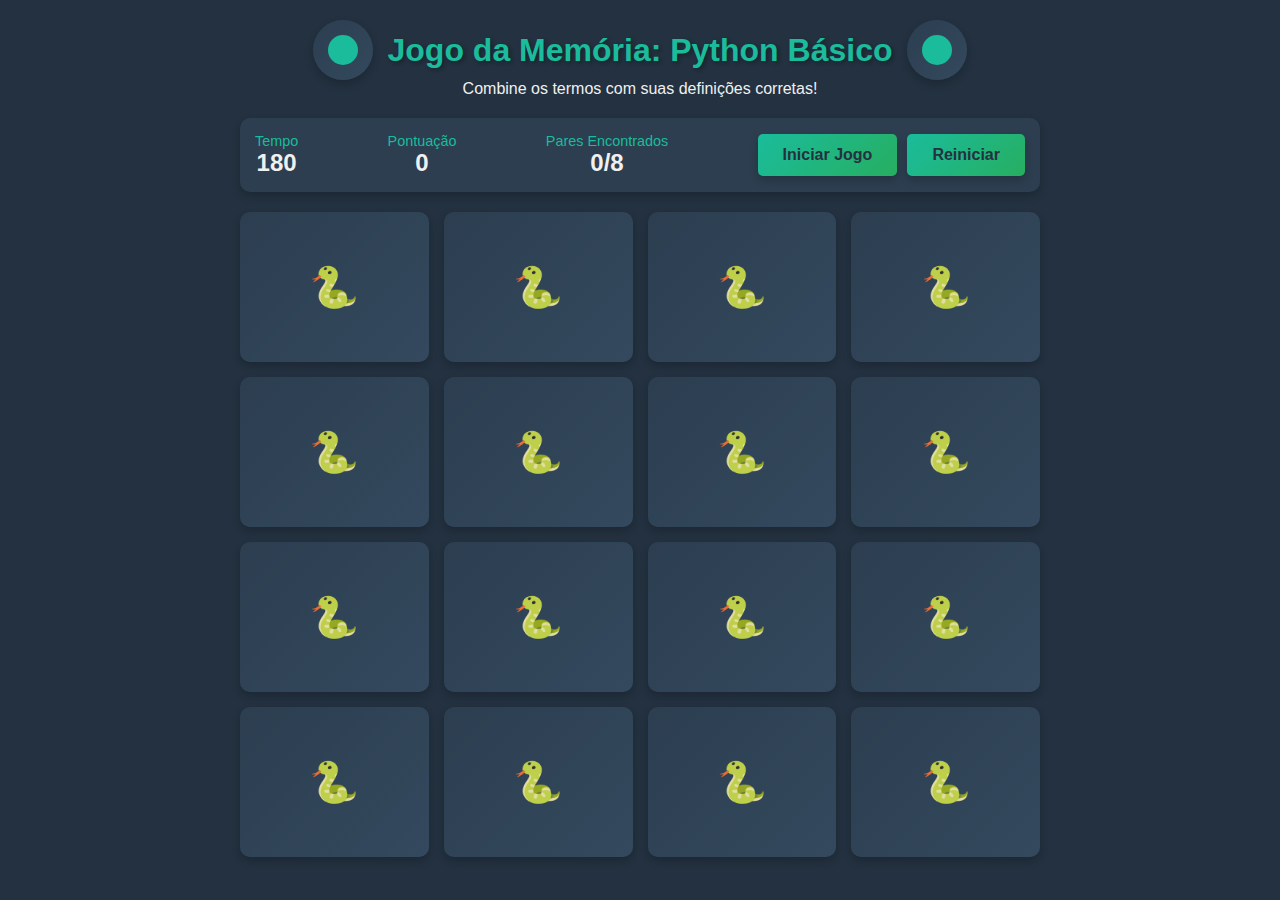
<file: interactive_platform/core/templates/memoryGame.html>
<!DOCTYPE html>
<html lang="pt-BR">
<head>
    <meta charset="UTF-8">
    <meta name="viewport" content="width=device-width, initial-scale=1.0">
    <title>Jogo da Memória - Python Básico</title>
    <style>
        :root {
            --python-blue: #2c3e50;
            --python-yellow: #1abc9c;
            --python-light-blue: #34495e;
            --python-dark-blue: #233140;
            --python-white: #f0f0f0;
            --card-color-1: #FF6B6B;
            --card-color-2: #4ECDC4;
            --card-color-3: #FFD166;
            --card-color-4: #06D6A0;
            --card-color-5: #118AB2;
            --card-color-6: #073B4C;
            --card-color-7: #7209B7;
            --card-color-8: #F15BB5;
        }
        
        * {
            margin: 0;
            padding: 0;
            box-sizing: border-box;
            font-family: 'Segoe UI', Tahoma, Geneva, Verdana, sans-serif;
        }
        
        body {
            background-color: var(--python-dark-blue);
            color: var(--python-white);
            min-height: 100vh;
            display: flex;
            flex-direction: column;
            align-items: center;
            padding: 20px;
        }
        
        header {
            text-align: center;
            margin-bottom: 20px;
            width: 100%;
        }
        
        .title-container {
            display: flex;
            align-items: center;
            justify-content: center;
            gap: 15px;
            margin-bottom: 10px;
        }
        
        h1 {
            color: var(--python-yellow);
            font-size: 2rem;
            text-shadow: 2px 2px 4px rgba(0, 0, 0, 0.3);
            display: flex;
            align-items: center;
            justify-content: center;
            gap: 15px;
        }
        
        .python-symbol {
            font-size: 3rem;
            display: inline-flex;
            align-items: center;
            justify-content: center;
            width: 60px;
            height: 60px;
            background: linear-gradient(135deg, var(--python-blue), var(--python-light-blue));
            border-radius: 50%;
            box-shadow: 0 4px 8px rgba(0, 0, 0, 0.2);
            position: relative;
        }
        
        .python-symbol::before {
            content: "";
            position: absolute;
            width: 30px;
            height: 30px;
            background-color: var(--python-yellow);
            border-radius: 50%;
        }
        
        .python-logo {
            width: 80px;
            height: 80px;
            margin: 0 auto 15px;
            background: linear-gradient(135deg, var(--python-blue), var(--python-light-blue));
            border-radius: 50%;
            position: relative;
            display: flex;
            align-items: center;
            justify-content: center;
            box-shadow: 0 4px 8px rgba(0, 0, 0, 0.2);
        }
        
        .python-logo::before {
            content: "";
            position: absolute;
            width: 40px;
            height: 40px;
            background-color: var(--python-yellow);
            border-radius: 50%;
        }
        
        .game-info {
            display: flex;
            justify-content: space-between;
            align-items: center;
            width: 100%;
            max-width: 800px;
            margin-bottom: 20px;
            background-color: var(--python-blue);
            padding: 15px;
            border-radius: 10px;
            box-shadow: 0 4px 8px rgba(0, 0, 0, 0.2);
        }
        
        .info-item {
            text-align: center;
        }
        
        .info-label {
            font-size: 0.9rem;
            color: var(--python-yellow);
        }
        
        .info-value {
            font-size: 1.5rem;
            font-weight: bold;
        }
        
        .game-container {
            display: grid;
            grid-template-columns: repeat(4, 1fr);
            gap: 15px;
            max-width: 800px;
            width: 100%;
            margin-bottom: 20px;
        }
        
        .card {
            height: 150px;
            perspective: 1000px;
            cursor: pointer;
        }
        
        .card-inner {
            position: relative;
            width: 100%;
            height: 100%;
            text-align: center;
            transition: transform 0.6s;
            transform-style: preserve-3d;
        }
        
        .card.flipped .card-inner {
            transform: rotateY(180deg);
        }
        
        .card-front, .card-back {
            position: absolute;
            width: 100%;
            height: 100%;
            backface-visibility: hidden;
            display: flex;
            flex-direction: column;
            align-items: center;
            justify-content: center;
            border-radius: 10px;
            padding: 15px;
            box-shadow: 0 4px 8px rgba(0, 0, 0, 0.2);
        }
        
        .card-front {
            background: linear-gradient(135deg, var(--python-blue), var(--python-light-blue));
            color: var(--python-white);
            font-size: 2.5rem;
        }
        
        .card-back {
            background: linear-gradient(135deg, var(--python-yellow), #58d68d);
            color: var(--python-dark-blue);
            transform: rotateY(180deg);
            font-size: 1.1rem;
            font-weight: 500;
            text-align: center;
            line-height: 1.4;
        }
        
        .card-term {
            font-weight: bold;
            font-size: 1.3rem;
            margin-bottom: 8px;
        }
        
        .card-definition {
            font-size: 0.95rem;
        }
        
        .card.matched .card-back {
            background: linear-gradient(135deg, #27ae60, #2ecc71);
            color: white;
        }
        
        .controls {
            display: flex;
            gap: 10px;
        }
        
        button {
            background: linear-gradient(135deg, var(--python-yellow), #27ae60);
            color: var(--python-dark-blue);
            border: none;
            padding: 12px 25px;
            border-radius: 5px;
            font-size: 1rem;
            font-weight: bold;
            cursor: pointer;
            transition: all 0.3s ease;
            box-shadow: 0 4px 8px rgba(0, 0, 0, 0.2);
        }
        
        button:hover {
            background: linear-gradient(135deg, #27ae60, var(--python-yellow));
            transform: translateY(-2px);
        }
        
        .modal {
            display: none;
            position: fixed;
            top: 0;
            left: 0;
            width: 100%;
            height: 100%;
            background-color: rgba(0, 0, 0, 0.7);
            z-index: 100;
            justify-content: center;
            align-items: center;
        }
        
        .modal-content {
            background: linear-gradient(135deg, var(--python-blue), var(--python-dark-blue));
            padding: 30px;
            border-radius: 15px;
            text-align: center;
            max-width: 500px;
            width: 90%;
            box-shadow: 0 10px 25px rgba(0, 0, 0, 0.5);
        }
        
        .modal h2 {
            color: var(--python-yellow);
            margin-bottom: 20px;
            font-size: 2rem;
        }
        
        .modal p {
            margin-bottom: 20px;
            font-size: 1.2rem;
            line-height: 1.5;
        }
        
        .snake-decoration {
            width: 100px;
            height: 20px;
            background-color: var(--python-yellow);
            margin: 20px auto;
            border-radius: 10px;
            position: relative;
        }
        
        .snake-decoration::before, .snake-decoration::after {
            content: "";
            position: absolute;
            width: 15px;
            height: 15px;
            background-color: var(--python-yellow);
            border-radius: 50%;
        }
        
        .snake-decoration::before {
            top: -5px;
            left: 10px;
        }
        
        .snake-decoration::after {
            bottom: -5px;
            right: 10px;
        }
        
        @media (max-width: 768px) {
            .game-container {
                grid-template-columns: repeat(3, 1fr);
            }
            
            .card {
                height: 130px;
            }
            
            .card-front {
                font-size: 2rem;
            }
            
            .card-term {
                font-size: 1.1rem;
            }
            
            .card-definition {
                font-size: 0.85rem;
            }
            
            h1 {
                font-size: 1.6rem;
            }
            
            .python-symbol {
                font-size: 2.5rem;
                width: 50px;
                height: 50px;
            }
        }
        
        @media (max-width: 480px) {
            .game-container {
                grid-template-columns: repeat(2, 1fr);
            }
            
            .card {
                height: 120px;
            }
            
            h1 {
                font-size: 1.2rem;
                flex-direction: column;
                gap: 5px;
            }
            
            .python-symbol {
                font-size: 2rem;
                width: 40px;
                height: 40px;
            }
            
            .card-term {
                font-size: 1rem;
            }
            
            .card-definition {
                font-size: 0.8rem;
            }
        }
    </style>
</head>
<body>
    <header>
        <h1>
            <span class="python-symbol"></span>
            Jogo da Memória: Python Básico
            <span class="python-symbol"></span>
        </h1>
        <p>Combine os termos com suas definições corretas!</p>
    </header>
    
    <div class="game-info">
        <div class="info-item">
            <div class="info-label">Tempo</div>
            <div class="info-value" id="timer">180</div>
        </div>
        <div class="info-item">
            <div class="info-label">Pontuação</div>
            <div class="info-value" id="score">0</div>
        </div>
        <div class="info-item">
            <div class="info-label">Pares Encontrados</div>
            <div class="info-value" id="pairs">0/8</div>
        </div>
        <div class="controls">
            <button id="start-btn">Iniciar Jogo</button>
            <button id="reset-btn">Reiniciar</button>
        </div>
    </div>
    
    <div class="game-container" id="game-board">
        <!-- Cartas serão geradas dinamicamente pelo JavaScript -->
    </div>
    
    <div class="modal" id="victory-modal">
        <div class="modal-content">
            <h2>Parabéns!</h2>
            <div class="snake-decoration"></div>
            <p>Você completou o jogo da memória Python!</p>
            <p>Sua pontuação final: <span id="final-score">0</span></p>
            <p>Tempo restante: <span id="time-left">0</span> segundos</p>
            <button id="play-again-btn">Jogar Novamente</button>
        </div>
    </div>

    <script>
        // Dados do jogo: termos e definições de Python
        const pythonTerms = [
            { 
                term: "print()", 
                definition: "Função que exibe informações na tela",
                simpleDefinition: "Mostra texto no console"
            },
            { 
                term: "if", 
                definition: "Estrutura condicional para tomada de decisões",
                simpleDefinition: "Executa código se uma condição for verdadeira"
            },
            { 
                term: "for", 
                definition: "Loop que itera sobre uma sequência",
                simpleDefinition: "Repete ações para cada item em uma lista"
            },
            { 
                term: "def", 
                definition: "Palavra-chave para definir uma função",
                simpleDefinition: "Cria uma função personalizada"
            },
            { 
                term: "list", 
                definition: "Estrutura de dados ordenada e mutável",
                simpleDefinition: "Coleção ordenada de itens entre colchetes"
            },
            { 
                term: "dict", 
                definition: "Estrutura de dados com pares chave-valor",
                simpleDefinition: "Coleção de itens com chave e valor"
            },
            { 
                term: "int", 
                definition: "Tipo de dados para números inteiros",
                simpleDefinition: "Números inteiros sem parte decimal"
            },
            { 
                term: "str", 
                definition: "Tipo de dados para texto (strings)",
                simpleDefinition: "Sequência de caracteres entre aspas"
            }
        ];

        // Variáveis do jogo
        let cards = [];
        let flippedCards = [];
        let matchedPairs = 0;
        let score = 0;
        let timeLeft = 180;
        let timer;
        let gameStarted = false;

        // Elementos DOM
        const gameBoard = document.getElementById('game-board');
        const timerDisplay = document.getElementById('timer');
        const scoreDisplay = document.getElementById('score');
        const pairsDisplay = document.getElementById('pairs');
        const startBtn = document.getElementById('start-btn');
        const resetBtn = document.getElementById('reset-btn');
        const victoryModal = document.getElementById('victory-modal');
        const finalScoreDisplay = document.getElementById('final-score');
        const timeLeftDisplay = document.getElementById('time-left');
        const playAgainBtn = document.getElementById('play-again-btn');

        // Inicializar o jogo
        function initGame() {
            // Duplicar e embaralhar os cartões
            cards = [];
            pythonTerms.forEach((term, index) => {
                // Adicionar carta de termo
                cards.push({
                    ...term,
                    type: 'term',
                    pairId: index + 1
                });
                
                // Adicionar carta de definição
                cards.push({
                    ...term,
                    type: 'definition',
                    pairId: index + 1
                });
            });
            
            shuffleArray(cards);
            
            // Limpar o tabuleiro
            gameBoard.innerHTML = '';
            
            // Criar os cartões
            cards.forEach((card, index) => {
                const cardElement = document.createElement('div');
                cardElement.className = 'card';
                cardElement.dataset.index = index;
                cardElement.dataset.pair = card.pairId;
                
                if (card.type === 'term') {
                    cardElement.innerHTML = `
                        <div class="card-inner">
                            <div class="card-front">🐍</div>
                            <div class="card-back">
                                <div class="card-term">${card.term}</div>
                                <div class="card-definition">${card.simpleDefinition}</div>
                            </div>
                        </div>
                    `;
                } else {
                    cardElement.innerHTML = `
                        <div class="card-inner">
                            <div class="card-front">🐍</div>
                            <div class="card-back">
                                <div class="card-definition">${card.definition}</div>
                            </div>
                        </div>
                    `;
                }
                
                cardElement.addEventListener('click', () => flipCard(cardElement));
                gameBoard.appendChild(cardElement);
            });
            
            // Reiniciar variáveis do jogo
            flippedCards = [];
            matchedPairs = 0;
            score = 0;
            timeLeft = 180;
            gameStarted = false;
            
            // Atualizar displays
            updateDisplays();
            
            // Esconder modal de vitória
            victoryModal.style.display = 'none';
        }

        // Embaralhar array (algoritmo Fisher-Yates)
        function shuffleArray(array) {
            for (let i = array.length - 1; i > 0; i--) {
                const j = Math.floor(Math.random() * (i + 1));
                [array[i], array[j]] = [array[j], array[i]];
            }
            return array;
        }

        // Virar carta
        function flipCard(card) {
            if (!gameStarted || card.classList.contains('flipped') || card.classList.contains('matched') || flippedCards.length >= 2) {
                return;
            }
            
            card.classList.add('flipped');
            flippedCards.push(card);
            
            // Verificar se duas cartas foram viradas
            if (flippedCards.length === 2) {
                checkForMatch();
            }
        }

        // Verificar se as cartas viradas formam um par
        function checkForMatch() {
            const [card1, card2] = flippedCards;
            const index1 = parseInt(card1.dataset.index);
            const index2 = parseInt(card2.dataset.index);
            
            // Verificar se é um par correto (mesmo pairId)
            if (cards[index1].pairId === cards[index2].pairId) {
                // Par correto
                card1.classList.add('matched');
                card2.classList.add('matched');
                matchedPairs++;
                score += 10;
                
                // Bônus por encontrar pares rapidamente
                if (timeLeft > 45) score += 5;
                else if (timeLeft > 30) score += 3;
                
                flippedCards = [];
                
                // Verificar se o jogo acabou
                if (matchedPairs === pythonTerms.length) {
                    endGame();
                }
            } else {
                // Par incorreto
                setTimeout(() => {
                    card1.classList.remove('flipped');
                    card2.classList.remove('flipped');
                    flippedCards = [];
                }, 1000);
                
                // Penalidade por erro
                score = Math.max(0, score - 2);
            }
            
            updateDisplays();
        }

        // Atualizar displays de tempo, pontuação e pares
        function updateDisplays() {
            timerDisplay.textContent = timeLeft;
            scoreDisplay.textContent = score;
            pairsDisplay.textContent = `${matchedPairs}/${pythonTerms.length}`;
        }

        // Iniciar temporizador
        function startTimer() {
            timer = setInterval(() => {
                timeLeft--;
                updateDisplays();
                
                if (timeLeft <= 0) {
                    endGame();
                }
            }, 1000);
        }

        // Iniciar jogo
        function startGame() {
            if (gameStarted) return;
            
            gameStarted = true;
            startTimer();
            startBtn.disabled = true;
        }

        // Finalizar jogo
        function endGame() {
            clearInterval(timer);
            gameStarted = false;
            startBtn.disabled = false;
            
            // Mostrar modal de vitória
            finalScoreDisplay.textContent = score;
            timeLeftDisplay.textContent = timeLeft;
            victoryModal.style.display = 'flex';
        }

        // Event listeners
        startBtn.addEventListener('click', startGame);
        resetBtn.addEventListener('click', initGame);
        playAgainBtn.addEventListener('click', initGame);

        // Inicializar o jogo quando a página carregar
        window.addEventListener('load', initGame);
    </script>
</body>
</html>
</file>
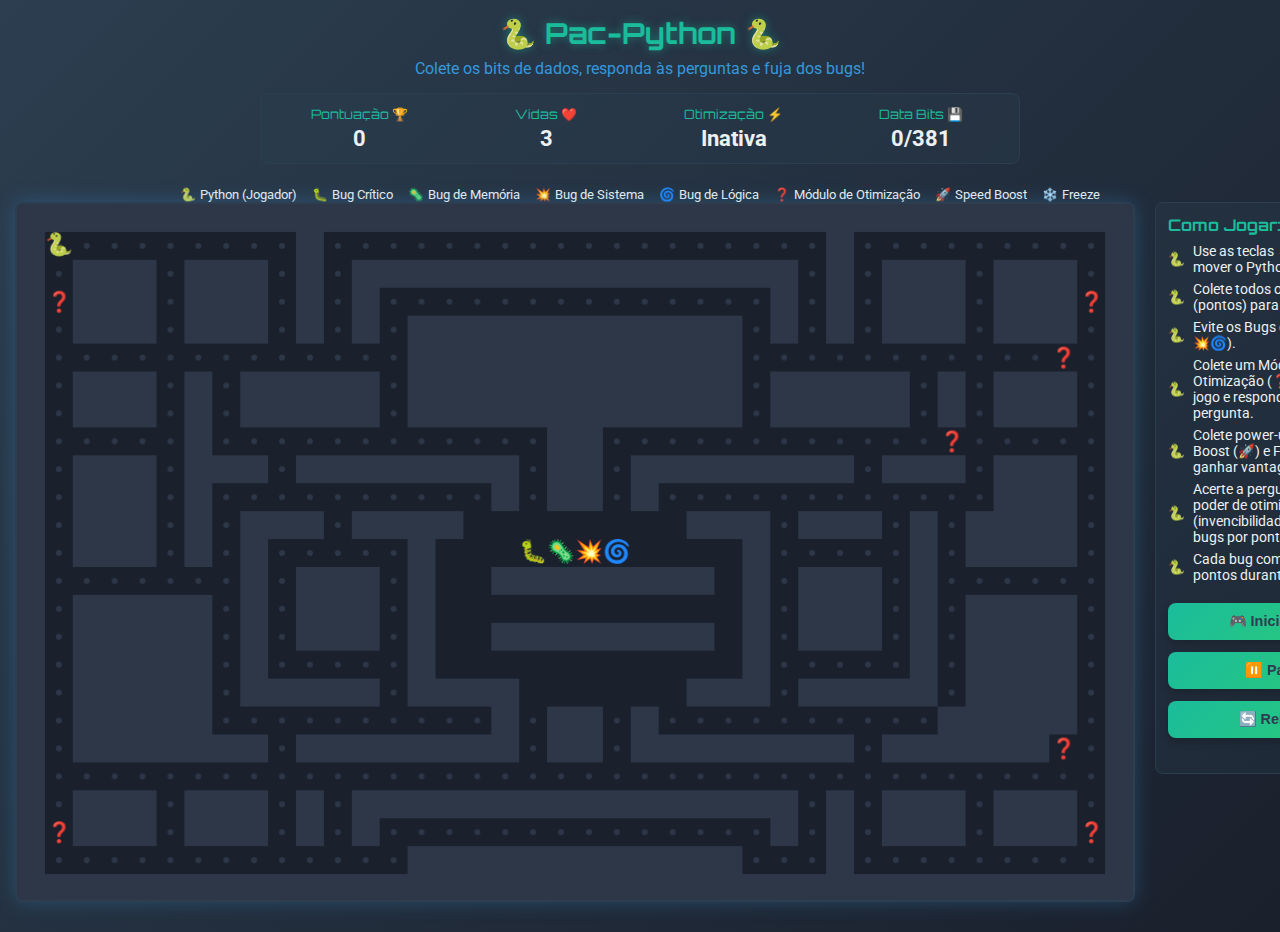
<file: interactive_platform/core/templates/pacmanGame.html>
<!DOCTYPE html>
<html lang="pt-BR">
<head>
    <meta charset="UTF-8">
    <meta name="viewport" content="width=device-width, initial-scale=1.0">
    <title>Pac-Python Quiz</title>
    <link rel="preconnect" href="https://fonts.googleapis.com">
    <link rel="preconnect" href="https://fonts.gstatic.com" crossorigin>
    <link href="https://fonts.googleapis.com/css2?family=Orbitron:wght@700&family=Roboto:wght@400;700&display=swap" rel="stylesheet">
    <style>
        :root {
            --primary: #2c3e50;
            --secondary: #1abc9c;
            --success: #2ecc71;
            --danger: #e74c3c;
            --info: #3498db;
            --pacman-yellow: #FFD43B;
            --bug-red: var(--danger);
            --bug-purple: #9b59b6;
            --bug-orange: #f39c12;
            --bug-pink: #e91e63;
            --energy-green: var(--success);
            --wall-color: #2D3748;
            --path-color: #1a202c;
        }
        
        .main-container {
            display: flex;
            gap: 20px;
            align-items: flex-start;
            width: 100%;
            max-width: 1400px; /* Aumentado para acomodar os dois lados */
        }

        * {
            margin: 0;
            padding: 0;
            box-sizing: border-box;
        }
        
        body {
            background: linear-gradient(135deg, var(--primary), #1a202c);
            color: #ecf0f1;
            font-family: 'Roboto', sans-serif;
            min-height: 100vh;
            display: flex;
            flex-direction: column;
            align-items: center;
            padding: 15px;
            overflow-x: hidden;
        }
        
        .header {
            text-align: center;
            margin-bottom: 15px;
            width: 100%;
            max-width: 760px;
        }
        
        h1 {
            font-family: 'Orbitron', sans-serif;
            color: var(--secondary);
            font-size: 1.8rem;
            margin-bottom: 8px;
            text-shadow: 0 0 10px rgba(26, 188, 156, 0.5);
        }
        
        .subtitle {
            color: var(--info);
            font-size: 1rem;
        }
        
        .game-ui {
            display: flex;
            width: 960px; /* Largura fixa para alinhar com o canvas */
            max-width: 760px;
            margin-bottom: 15px;
            background: rgba(44, 62, 80, 0.3);
            padding: 12px;
            border-radius: 8px;
            border: 1px solid var(--primary);
            gap: 15px;
        }
        
        .ui-item {
            text-align: center;
            flex: 1;
        }
        
        .ui-label {
            font-family: 'Orbitron', sans-serif;
            color: var(--secondary);
            font-size: 0.8rem;
            margin-bottom: 3px;
        }
        
        .ui-value {
            font-size: 1.4rem;
            font-weight: bold;
            color: #ecf0f1;
        }
        
        .game-container {
            position: relative;
            width: 1120px; /* Largura fixa (40 tiles * 28px) */
            height: 700px; /* Altura fixa (25 tiles * 28px) */
            margin-bottom: 15px;
            border: 2px solid var(--primary);
            border-radius: 8px;
            overflow: hidden;
            background: var(--path-color);
            box-shadow: 0 0 20px rgba(52, 152, 219, 0.3);
        }
        
        #gameCanvas {
            background: var(--path-color);
            width: 100%;
            display: block;
        }
        
        .controls {
            display: flex;
            gap: 12px;
            flex-direction: column;
            justify-content: center;
            margin-bottom: 15px;
        }
        
        button {
            background: linear-gradient(135deg, var(--secondary), var(--success));
            color: var(--primary); 
            border: none;
            padding: 10px 20px;
            border-radius: 8px;
            font-size: 0.9rem;
            font-weight: bold;
            cursor: pointer;
            transition: all 0.3s ease;
            box-shadow: 0 4px 8px rgba(0, 0, 0, 0.2);
        }
        
        button:hover {
            transform: translateY(-2px);
            box-shadow: 0 6px 12px rgba(0, 0, 0, 0.3);
        }
        
        .instructions {
            background: rgba(44, 62, 80, 0.3);
            padding: 12px;
            padding-bottom: 20px;
            border-radius: 8px;
            flex: 1; /* Ocupa o espaço restante */
            min-width: 250px; /* Largura mínima */
            max-width: 760px;
            border: 1px solid var(--primary);
            text-align: left; /* Alinha o texto à esquerda */
        }
        
        .instructions h3 {
            font-family: 'Orbitron', sans-serif;
            color: var(--secondary);
            margin-bottom: 8px;
            font-size: 1rem;
        }
        
        .instructions ul {
            list-style-type: none;
            padding-left: 0;
        }
        
        .instructions li {
            margin-bottom: 6px;
            display: flex;
            align-items: center;
            font-size: 0.85rem;
        }
        
        .instructions li::before {
            content: "🐍";
            margin-right: 8px;
        }
        
        .modal {
            display: none;
            position: fixed;
            top: 0;
            left: 0;
            width: 100%;
            height: 100%;
            background-color: rgba(0, 0, 0, 0.8);
            backdrop-filter: blur(5px);
            z-index: 100;
            justify-content: center;
            align-items: center;
        }
        
        .modal-content {
            background: linear-gradient(135deg, var(--primary), #233140);
            padding: 25px;
            border-radius: 12px;
            text-align: center;
            max-width: 400px;
            width: 90%;
            border: 2px solid var(--secondary);
            box-shadow: 0 0 20px rgba(26, 188, 156, 0.3);
        }
        
        .modal-content h2 {
            font-family: 'Orbitron', sans-serif;
            color: var(--secondary);
            margin-bottom: 15px;
            font-size: 1.5rem;
        }
        
        .modal-content p {
            margin-bottom: 15px;
            font-size: 1rem;
        }
        
        .python-logo {
            width: 60px;
            height: 60px;
            margin: 0 auto 10px;
            background: linear-gradient(135deg, var(--primary), var(--info));
            border-radius: 50%;
            position: relative;
            display: flex;
            align-items: center;
            justify-content: center;
            box-shadow: 0 4px 8px rgba(0, 0, 0, 0.2);
        }
        
        .python-logo::before {
            content: "";
            position: absolute;
            width: 30px;
            height: 30px;
            background-color: var(--secondary);
            border-radius: 50%;
        }
        
        .legend {
            display: flex;
            justify-content: center;
            gap: 15px;
            margin-top: 8px;
            flex-wrap: wrap;
        }
        
        .legend-item {
            display: flex;
            align-items: center;
            gap: 4px;
            font-size: 0.8rem;
        }

        .answers {
            display: grid;
            grid-template-columns: 1fr 1fr;
            gap: 10px;
            margin-top: 15px;
        }

        .answer-btn {
            background: var(--info);
            color: white;
        }

        .answer-btn:hover {
            background: var(--primary);
            transform: translateY(-2px);
        }
        
        @media (max-width: 800px) {
            .game-ui, .instructions {
                width: 95%;
                max-width: 95%;
            }
            
            .game-container {
                width: 100%;
                max-width: 100%;
                height: auto;
            }

            .game-container {
                height: auto;
            }
            
            h1 {
                font-size: 1.6rem;
            }
            
            .game-ui {
                flex-wrap: wrap;
            }
            
            .ui-item {
                flex: 1 0 45%;
                margin-bottom: 5px;
            }
            
            .legend {
                gap: 10px;
            }
            
            .legend-item {
                font-size: 0.7rem;
            }

            .main-container {
                flex-direction: column;
                align-items: center;
            }

            .instructions {
                margin-top: 15px;
            }
        }

        @media (max-width: 480px) {
            body {
                padding: 10px;
            }
            
            .game-container {
                height: 350px;
            }
            
            .ui-value {
                font-size: 1rem;
            }
            
            button {
                padding: 8px 16px;
                font-size: 0.8rem;
            }
        }
    </style>
</head>
<body>
    <div class="header">
        <h1>🐍 Pac-Python 🐍</h1>
        <p class="subtitle">Colete os bits de dados, responda às perguntas e fuja dos bugs!</p>
    </div>
    
    <div class="game-ui">
        <div class="ui-item">
            <div class="ui-label">Pontuação 🏆</div>
            <div class="ui-value" id="score">0</div>
        </div>
        <div class="ui-item">
            <div class="ui-label">Vidas ❤️</div>
            <div class="ui-value" id="lives">3</div>
        </div>
        <div class="ui-item">
            <div class="ui-label">Otimização ⚡</div>
            <div class="ui-value" id="energy">0s</div>
        </div>
        <div class="ui-item">
            <div class="ui-label">Data Bits 💾</div>
            <div class="ui-value" id="dots">0/150</div>
        </div>
    </div>
    
    <div class="legend">
        <div class="legend-item"><span style="color: var(--secondary)">🐍</span> Python (Jogador)</div>
        <div class="legend-item"><span style="color: var(--bug-red)">🐛</span> Bug Crítico</div>
        <div class="legend-item"><span style="color: var(--bug-purple)">🦠</span> Bug de Memória</div>
        <div class="legend-item"><span style="color: var(--bug-orange)">💥</span> Bug de Sistema</div>
        <div class="legend-item"><span style="color: var(--bug-pink)">🌀</span> Bug de Lógica</div>
        <div class="legend-item"><span style="color: var(--info)">❓</span> Módulo de Otimização</div>
        <div class="legend-item"><span style="color: var(--success)">🚀</span> Speed Boost</div>
        <div class="legend-item"><span style="color: var(--danger)">❄️</span> Freeze</div>
    </div>
    
    <div class="main-container">
        <div>
            <div class="game-container">
                <canvas id="gameCanvas" width="760" height="475"></canvas>
            </div>
        </div>
        
        <div class="instructions">
            <h3>Como Jogar:</h3>
            <ul>
                <li>Use as teclas ← ↑ → ↓ para mover o Python 🐍</li>
                <li>Colete todos os Data Bits (pontos) para avançar de nível.</li>
                <li>Evite os Bugs do sistema (🐛🦠💥🌀).</li>
                <li>Colete um Módulo de Otimização (❓) para pausar o jogo e responder a uma pergunta.</li>
                <li>Colete power-ups como Speed Boost (🚀) e Freeze (❄️) para ganhar vantagens!</li>
                <li>Acerte a pergunta para ganhar poder de otimização (invencibilidade) e devorar os bugs por pontos extras!</li>
                <li>Cada bug comido vale 200 pontos durante a energia</li>
            </ul>
            <div class="controls" style="margin-top: 20px;">
                <button id="start-btn">🎮 Iniciar Jogo</button>
                <button id="pause-btn">⏸️ Pausar</button>
                <button id="reset-btn">🔄 Reiniciar</button>
            </div>
        </div>
    </div>
    
    <div class="modal" id="game-over">
        <div class="modal-content">
            <div class="python-logo"></div>
            <h2>🎯 Fim de Jogo! 🎯</h2>
            <p>🏆 Sua pontuação final: <span id="final-score">0</span></p>
            <p>⭐ Nível alcançado: <span id="final-level">1</span></p>
            <button id="restart-btn">🔄 Jogar Novamente</button>
        </div>
    </div>

    <!-- NOVO: Modal de Perguntas -->
    <div class="modal" id="question-modal">
        <div class="modal-content">
            <h2>🐍 Pergunta Python 🐍</h2>
            <p id="question-text"></p>
            <div class="answers" id="answers-container"></div>
            <p>⏰ Tempo restante: <span id="question-time-left">15</span>s</p>
        </div>
    </div>

    <script>
        // Configuração do jogo - CANVAS REDIMENSIONADO
        const canvas = document.getElementById('gameCanvas');
        const ctx = canvas.getContext('2d');
        
        // Elementos da UI
        const scoreDisplay = document.getElementById('score');
        const livesDisplay = document.getElementById('lives');
        const energyDisplay = document.getElementById('energy');
        const dotsDisplay = document.getElementById('dots');
        const startBtn = document.getElementById('start-btn');
        const pauseBtn = document.getElementById('pause-btn');
        const resetBtn = document.getElementById('reset-btn');
        const gameOverModal = document.getElementById('game-over'); // Modal de Fim de Jogo
        const questionModal = document.getElementById('question-modal'); // Novo Modal de Perguntas
        const questionText = document.getElementById('question-text');
        const answersContainer = document.getElementById('answers-container');
        const questionTimeLeftDisplay = document.getElementById('question-time-left');
        const finalScoreDisplay = document.getElementById('final-score');
        const finalLevelDisplay = document.getElementById('final-level');
        const restartBtn = document.getElementById('restart-btn');
        
        // Constantes do jogo - AJUSTADAS PARA O NOVO TAMANHO
        const TILE_SIZE = 28;
        const GRID_WIDTH = 40;
        const GRID_HEIGHT = 25;
        let playerSpeed = 0.15; // Velocidade base do jogador (tempo para cruzar uma célula)
        let ghostSpeed = 0.25;  // Velocidade base dos fantasmas
        const ENERGY_DURATION = 8;
        const QUESTION_TIME = 15;
        
        // Cores
        const COLORS = {
            wall: '#2D3748',
            path: '#1a202c',
            dot: 'var(--info)',
            player: 'var(--pacman-yellow)',
            questionItem: 'var(--secondary)',
            ghosts: {
                red: '#e74c3c',
                purple: '#9b59b6',
                orange: '#f39c12',
                pink: '#e91e63'
            },
            vulnerable: 'var(--info)'
        };

        // Perguntas
        const pythonQuestions = [
            { question: "Qual função exibe texto no console?", answers: ["print()", "echo()", "display()", "show()"], correct: 0 },
            { question: "Como se declara uma lista?", answers: ["{1,2}", "[1,2]", "(1,2)", "<1,2>"], correct: 1 },
            { question: "Qual palavra-chave define uma função?", answers: ["function", "def", "func", "define"], correct: 1 },
            { question: "Qual operador verifica igualdade de valor?", answers: ["=", "==", "===", "is"], correct: 1 },
            { question: "Como se inicia um comentário de uma linha?", answers: ["//", "#", "/*", "--"], correct: 1 },
            { question: "Qual estrutura de dados é imutável?", answers: ["Lista", "Dicionário", "Set", "Tupla"], correct: 3 },
            { question: "O que `len()` faz em uma lista?", answers: ["Soma os itens", "Retorna o tamanho", "Inverte a lista", "Ordena a lista"], correct: 1 },
            { question: "Qual o resultado de `10 % 3`?", answers: ["3", "3.33", "1", "0"], correct: 2 },
            { question: "Qual o operador para exponenciação?", answers: ["^", "**", "pow", "exp"], correct: 1 },
            { question: "Qual coleção não permite itens duplicados?", answers: ["Lista", "Tupla", "Dicionário", "Set (Conjunto)"], correct: 3 }
        ];
        let currentQuestion = null;
        let questionTimer;
        
        // Estado do jogo
        let score = 0;
        let lives = 3;
        let level = 1;
        let dotsCollected = 0;
        let totalDots = 0;
        let energyTime = 0;
        let gameRunning = false;
        let gamePaused = false;
        
        // Elementos do jogo
        let player = { x: 0, y: 0, direction: 'right', nextDirection: 'right', visualX: 0, visualY: 0, moveProgress: 0 };
        let ghosts = [];
        let dots = [];
        let questionItems = []; // Substitui 'energies'
        let powerUps = []; // NOVO: para speed boost e freeze
        let walls = new Set();
        
        // Efeitos de Power-up
        let speedBoostTime = 0;
        let freezeTime = 0;
        
        // Cache para detecção de paredes
        let wallCache = new Map();

        // Labirinto REDESENHADO para caber no canvas
        const maze = [
            [1,1,1,1,1,1,1,1,1,1,1,1,1,1,1,1,1,1,1,1,1,1,1,1,1,1,1,1,1,1,1,1,1,1,1,1,1,1,1,1],
            [1,2,2,2,2,2,2,2,2,2,1,2,2,2,2,2,2,2,2,2,2,2,2,2,2,2,2,2,2,1,2,2,2,2,2,2,2,2,2,1],
            [1,2,1,1,1,2,1,1,1,2,1,2,1,1,1,1,1,1,1,1,1,1,1,1,1,1,1,1,2,1,2,1,1,1,2,1,1,1,2,1],
            [1,3,1,1,1,2,1,1,1,2,1,2,1,2,2,2,2,2,2,2,2,2,2,2,2,2,2,1,2,1,2,1,1,1,2,1,1,1,3,1],
            [1,2,1,1,1,2,1,1,1,2,1,2,1,2,1,1,1,1,1,1,1,1,1,1,1,1,2,1,2,1,2,1,1,1,2,1,1,1,2,1],
            [1,2,2,2,2,2,2,2,2,2,2,2,2,2,1,1,1,1,1,1,1,1,1,1,1,1,2,2,2,2,2,2,2,2,2,2,2,3,2,1],
            [1,2,1,1,1,2,1,2,1,1,1,1,1,2,1,1,1,1,1,1,1,1,1,1,1,1,2,1,1,1,1,1,2,1,2,1,1,1,2,1],
            [1,2,1,1,1,2,1,2,1,1,1,1,1,2,1,1,1,1,1,1,1,1,1,1,1,1,2,1,1,1,1,1,2,1,2,1,1,1,2,1],
            [1,2,2,2,2,2,1,2,2,2,2,2,2,2,2,2,2,2,2,1,1,2,2,2,2,2,2,2,2,2,2,2,2,3,2,2,2,2,2,1],
            [1,2,1,1,1,2,1,1,1,2,1,1,1,1,1,1,1,1,2,1,1,2,1,1,1,1,1,1,1,1,2,1,1,1,2,1,1,1,2,1],
            [1,2,1,1,1,2,1,2,2,2,2,2,2,2,2,2,2,1,2,1,1,2,1,2,2,2,2,2,2,2,2,2,2,2,2,1,1,1,2,1],
            [1,2,1,1,1,2,1,2,1,1,1,2,1,1,1,1,0,0,0,0,0,0,0,0,1,1,1,2,1,1,1,2,1,2,1,1,1,1,2,1],
            [1,2,1,1,1,2,1,2,1,2,2,2,2,2,1,0,0,0,0,0,0,0,0,0,0,0,1,2,2,2,2,2,1,2,1,1,1,1,2,1],
            [1,2,2,2,2,2,2,2,1,2,1,1,1,2,1,0,0,1,1,1,1,1,1,1,1,0,1,2,1,1,1,2,1,2,2,2,2,2,2,1],
            [1,2,1,1,1,1,1,2,1,2,1,1,1,2,1,0,0,0,0,0,0,0,0,0,0,0,1,2,1,1,1,2,1,2,1,1,1,1,2,1],
            [1,2,1,1,1,1,1,2,1,2,1,1,1,2,1,0,0,1,1,1,1,1,1,1,1,0,1,2,1,1,1,2,1,2,1,1,1,1,2,1],
            [1,2,1,1,1,1,1,2,1,2,2,2,2,2,1,0,0,0,0,0,0,0,0,0,0,0,1,2,2,2,2,2,1,2,1,1,1,1,2,1],
            [1,2,1,1,1,1,1,2,1,1,1,1,1,2,1,1,1,1,0,0,0,0,0,0,1,1,1,2,1,1,1,1,1,2,1,1,1,1,2,1],
            [1,2,1,1,1,1,1,2,2,2,2,2,2,2,2,2,2,1,2,1,1,2,1,2,2,2,2,2,2,2,2,2,2,1,1,1,1,1,2,1],
            [1,2,1,1,1,1,1,1,1,2,1,1,1,1,1,1,1,1,2,1,1,2,1,1,1,1,1,1,1,1,2,1,1,1,1,1,1,3,2,1],
            [1,2,2,2,2,2,2,2,2,2,2,2,2,2,2,2,2,2,2,2,2,2,2,2,2,2,2,2,2,2,2,2,2,2,2,2,2,2,2,1],
            [1,2,1,1,1,2,1,1,1,2,1,2,1,1,1,1,1,1,1,1,1,1,1,1,1,1,1,1,2,1,2,1,1,1,2,1,1,1,2,1],
            [1,3,1,1,1,2,1,1,1,2,1,2,1,2,2,2,2,2,2,2,2,2,2,2,2,2,2,1,2,1,2,1,1,1,2,1,1,1,3,1],
            [1,2,2,2,2,2,2,2,2,2,2,2,2,2,1,1,1,1,1,1,1,1,1,1,1,1,2,2,2,1,2,2,2,2,2,2,2,2,2,1],
            [1,1,1,1,1,1,1,1,1,1,1,1,1,1,1,1,1,1,1,1,1,1,1,1,1,1,1,1,1,1,1,1,1,1,1,1,1,1,1,1]
        ];
        
        // Inicializar o jogo
        function initGame() {
            player = { x: 1, y: 1, direction: 'right', nextDirection: 'right', visualX: 1, visualY: 1, moveProgress: 0 };
            ghosts = [];
            dots = [];
            questionItems = [];
            powerUps = [];
            walls = new Set();
            dotsCollected = 0;
            totalDots = 0;
            wallCache.clear();
            
            // Parse do labirinto
            for (let y = 0; y < GRID_HEIGHT; y++) {
                for (let x = 0; x < GRID_WIDTH; x++) {
                    const cell = maze[y][x];
                    if (maze[y][x] === 1) {
                        walls.add(`${x},${y}`);
                        wallCache.set(`${x},${y}`, true);
                    } else if (cell === 2) {
                        dots.push({ x, y });
                        totalDots++;
                    } else if (cell === 3) { // 3 agora é um item de pergunta
                        questionItems.push({ x, y, type: 'question' });
                    } else if (cell === 2 && Math.random() < 0.05) { // 5% de chance de um ponto virar power-up
                        if (Math.random() < 0.5) {
                            powerUps.push({ x, y, type: 'speed' });
                        } else {
                            powerUps.push({ x, y, type: 'freeze' });
                        }
                        // Remove o ponto normal para não sobrepor
                        dots.pop();
                        totalDots--;
                    }
                }
            }
            
            // Criar fantasmas (bugs)
            ghosts = [
                { x: 18, y: 12, type: 'red', direction: 'up', lastDecision: 0, visualX: 18, visualY: 12, moveProgress: 0 },
                { x: 19, y: 12, type: 'purple', direction: 'up', lastDecision: 10, visualX: 19, visualY: 12, moveProgress: 0 },
                { x: 20, y: 12, type: 'orange', direction: 'up', lastDecision: 20, visualX: 20, visualY: 12, moveProgress: 0 },
                { x: 21, y: 12, type: 'pink', direction: 'up', lastDecision: 30, visualX: 21, visualY: 12, moveProgress: 0 }
            ];
            
            updateUI();
        }
        
        // Atualizar UI
        function updateUI() {
            scoreDisplay.textContent = score;
            livesDisplay.textContent = lives;
            energyDisplay.textContent = energyTime > 0 ? Math.ceil(energyTime) + 's' : 'Inativa';
            dotsDisplay.textContent = dotsCollected + '/' + totalDots;
        }
        
        // Desenhar o jogo
        function draw() {
            // Limpar canvas
            ctx.fillStyle = COLORS.path;
            ctx.fillRect(0, 0, canvas.width, canvas.height);
            
            // Desenhar paredes
            ctx.fillStyle = COLORS.wall;
            walls.forEach(wallKey => {
                const [x, y] = wallKey.split(',').map(Number);
                ctx.fillRect(x * TILE_SIZE, y * TILE_SIZE, TILE_SIZE, TILE_SIZE);
            });
            // Desenhar dots
            ctx.fillStyle = COLORS.dot;
            dots.forEach(dot => {
                ctx.beginPath();
                ctx.arc(
                    dot.x * TILE_SIZE + TILE_SIZE / 2,
                    dot.y * TILE_SIZE + TILE_SIZE / 2,
                    3, 0, Math.PI * 2
                );
                ctx.fill();
            });
            
            // Desenhar itens de pergunta
            ctx.fillStyle = COLORS.questionItem;
            ctx.font = 'bold 20px Arial';
            ctx.textAlign = 'center';
            ctx.textBaseline = 'middle';
            const pulse = Math.sin(Date.now() / 200) * 2;
            questionItems.forEach(item => {
                ctx.save();
                ctx.shadowBlur = 10;
                ctx.shadowColor = COLORS.questionItem;
                ctx.fillText('❓', item.x * TILE_SIZE + TILE_SIZE / 2, item.y * TILE_SIZE + TILE_SIZE / 2 + pulse);
                ctx.restore();
            });

            // Desenhar Power-ups
            powerUps.forEach(item => {
                let emoji = '';
                let color = '';
                if (item.type === 'speed') {
                    emoji = '🚀';
                    color = 'var(--success)';
                } else if (item.type === 'freeze') {
                    emoji = '❄️';
                    color = 'var(--info)';
                }
                ctx.save();
                ctx.shadowBlur = 10;
                ctx.shadowColor = color;
                ctx.fillText(emoji, item.x * TILE_SIZE + TILE_SIZE / 2, item.y * TILE_SIZE + TILE_SIZE / 2 + pulse);
                ctx.restore();
            });
            
            // Desenhar jogador (Python)
            const playerX = player.visualX * TILE_SIZE;
            const playerY = player.visualY * TILE_SIZE;
            
            // Desenha o jogador como a cobra 🐍
            ctx.font = `${TILE_SIZE * 0.8}px Arial`;
            ctx.textAlign = 'center';
            ctx.textBaseline = 'middle';
            ctx.save();
            if (energyTime > 0) {
                ctx.shadowBlur = 20;
                ctx.shadowColor = 'var(--success)';
            }
            ctx.fillText('🐍', playerX + TILE_SIZE / 2, playerY + TILE_SIZE / 2);
            ctx.restore();
            
            // Desenhar fantasmas (bugs)
            ghosts.forEach(ghost => {
                const ghostX = ghost.visualX * TILE_SIZE;
                const ghostY = ghost.visualY * TILE_SIZE;
                
                let ghostColor;
                let ghostEmoji;
                
                switch(ghost.type) {
                    case 'red':
                        ghostColor = COLORS.ghosts.red;
                        ghostEmoji = '🐛';
                        break;
                    case 'purple':
                        ghostColor = COLORS.ghosts.purple;
                        ghostEmoji = '🦠';
                        break;
                    case 'orange':
                        ghostColor = COLORS.ghosts.orange;
                        ghostEmoji = '💥';
                        break;
                    case 'pink':
                        ghostColor = COLORS.ghosts.pink;
                        ghostEmoji = '🌀';
                        break;
                }
                
                // Se o jogador tem energia, os fantasmas ficam azuis (vulneráveis)
                if (energyTime > 0) {
                    ghostEmoji = '😨'; // Emoji assustado
                    ctx.globalAlpha = 0.7; // Fica semi-transparente
                    // Efeito de piscar quando vulnerável
                    if (energyTime < 3 && Math.floor(Date.now() / 200) % 2 === 0) {
                        ctx.globalAlpha = 1.0;
                    }
                }
                
                // Emoji do bug
                ctx.font = `${TILE_SIZE * 0.8}px Arial`;
                ctx.textAlign = 'center';
                ctx.textBaseline = 'middle';
                ctx.fillText(
                    ghostEmoji,
                    ghostX + TILE_SIZE / 2, 
                    ghostY + TILE_SIZE / 2
                );
                ctx.globalAlpha = 1.0; // Restaura a opacidade
            });
        }
        
        // Atualizar o jogo
        function update(dt) {
            if (!gameRunning || gamePaused) return;
            
            // Atualiza a posição visual suavemente
            movePlayer(dt);
            moveGhosts(dt);
            
            // Verificar colisões
            checkCollisions();
            
            // Atualizar energia
            if (energyTime > 0) {
                energyTime -= 0.016;
                if (energyTime <= 0) {
                    energyTime = 0;
                }
            }

            if (speedBoostTime > 0) {
                speedBoostTime -= dt;
                if (speedBoostTime <= 0) {
                    playerSpeed = 0.15; // Volta à velocidade normal
                }
            }

            if (freezeTime > 0) {
                freezeTime -= dt;
            }
            
            // Verificar vitória
            if (dotsCollected >= totalDots) {
                levelUp();
            }
            
            updateUI();
        }
        
        // Mover jogador
        function movePlayer(dt) {
            // Se o jogador não está se movendo, inicia um novo movimento
            if (player.moveProgress === 0) {
                const nextDirVec = { 'up': { x: 0, y: -1 }, 'down': { x: 0, y: 1 }, 'left': { x: -1, y: 0 }, 'right': { x: 1, y: 0 } }[player.nextDirection];
                if (!isWall(player.x + nextDirVec.x, player.y + nextDirVec.y)) {
                    player.direction = player.nextDirection;
                }

                const currentDirVec = { 'up': { x: 0, y: -1 }, 'down': { x: 0, y: 1 }, 'left': { x: -1, y: 0 }, 'right': { x: 1, y: 0 } }[player.direction];
                if (!isWall(player.x + currentDirVec.x, player.y + currentDirVec.y)) {
                    player.moveProgress = 1; // Inicia o progresso do movimento
                }
            }

            // Atualiza o progresso do movimento
            if (player.moveProgress > 0) {
                player.moveProgress -= dt / playerSpeed;

                const dirVec = { 'up': { x: 0, y: -1 }, 'down': { x: 0, y: 1 }, 'left': { x: -1, y: 0 }, 'right': { x: 1, y: 0 } }[player.direction];
                
                // Interpola a posição visual
                const progressRatio = 1 - player.moveProgress;
                player.visualX = player.x + dirVec.x * progressRatio;
                player.visualY = player.y + dirVec.y * progressRatio;

                if (player.moveProgress <= 0) {
                    player.moveProgress = 0;
                    player.x += dirVec.x;
                    player.y += dirVec.y;
                    player.visualX = player.x;
                    player.visualY = player.y;

                    // Lógica de teleporte
                    if (player.x < 0) player.x = GRID_WIDTH - 1;
                    if (player.x >= GRID_WIDTH) player.x = 0;
                    player.visualX = player.x; // Atualiza visual após teleporte
                }
            }
        }
        
        // Mover fantasmas
        function moveGhosts(dt) {
            if (freezeTime > 0) return; // Pula o movimento se estiver congelado

            ghosts.forEach(ghost => {
                if (ghost.moveProgress === 0) {
                    const possibleMoves = getPossibleMoves(ghost);
                    if (possibleMoves.length > 1 || ghost.lastDecision > 5) { // Decide mais frequentemente
                        ghost.lastDecision = 0;
                        let targetX = player.x;
                        let targetY = player.y;

                        if (energyTime > 0) { // Foge
                            targetX = Math.random() > 0.5 ? 1 : GRID_WIDTH - 2;
                            targetY = Math.random() > 0.5 ? 1 : GRID_HEIGHT - 2;
                        } else { // Persegue
                            const playerDirVec = { 'up': { x: 0, y: -1 }, 'down': { x: 0, y: 1 }, 'left': { x: -1, y: 0 }, 'right': { x: 1, y: 0 } }[player.direction];
                            if (ghost.type === 'pink') {
                                targetX += playerDirVec.x * 4;
                                targetY += playerDirVec.y * 4;
                            }
                        }

                        let bestDir = ghost.direction;
                        let minDistance = Infinity;
                        for (const move of possibleMoves) {
                            const distance = Math.hypot(targetX - (ghost.x + move.vec.x), targetY - (ghost.y + move.vec.y));
                            if (distance < minDistance) {
                                minDistance = distance;
                                bestDir = move.dir;
                            }
                        }
                        ghost.direction = bestDir;
                    }
                    ghost.lastDecision++;

                    const dirVec = { 'up': { x: 0, y: -1 }, 'down': { x: 0, y: 1 }, 'left': { x: -1, y: 0 }, 'right': { x: 1, y: 0 } }[ghost.direction];
                    if (!isWall(ghost.x + dirVec.x, ghost.y + dirVec.y)) {
                        ghost.moveProgress = 1;
                    }
                }

                if (ghost.moveProgress > 0) {
                    ghost.moveProgress -= dt / ghostSpeed;
                    const dirVec = { 'up': { x: 0, y: -1 }, 'down': { x: 0, y: 1 }, 'left': { x: -1, y: 0 }, 'right': { x: 1, y: 0 } }[ghost.direction];
                    const progressRatio = 1 - ghost.moveProgress;
                    ghost.visualX = ghost.x + dirVec.x * progressRatio;
                    ghost.visualY = ghost.y + dirVec.y * progressRatio;

                    if (ghost.moveProgress <= 0) {
                        ghost.moveProgress = 0;
                        ghost.x += dirVec.x;
                        ghost.y += dirVec.y;
                        ghost.visualX = ghost.x;
                        ghost.visualY = ghost.y;
                    }
                }
            });
        }

        function getPossibleMoves(character) {
            const moves = [];
            const directions = {
                'up': { x: 0, y: -1 }, 'down': { x: 0, y: 1 },
                'left': { x: -1, y: 0 }, 'right': { x: 1, y: 0 }
            };
            const opposite = {
                'up': 'down', 'down': 'up', 'left': 'right', 'right': 'left'
            };

            for (const dir in directions) {
                // Impede o bug de fazer uma curva de 180 graus
                if (dir === opposite[character.direction]) {
                    continue;
                }

                const vec = directions[dir];
                if (!isWall(character.x + vec.x, character.y + vec.y)) {
                    moves.push({ dir, vec });
                }
            }
            return moves;
        }
        
        // Verificar colisões
        function checkCollisions() {
            for (let i = dots.length - 1; i >= 0; i--) {
                if (dots[i].x === player.x && dots[i].y === player.y) {
                    dots.splice(i, 1);
                    dotsCollected++;
                    score += 10;
                }
            }
            
            for (let i = questionItems.length - 1; i >= 0; i--) {
                if (questionItems[i].x === player.x && questionItems[i].y === player.y) {
                    questionItems.splice(i, 1);
                    showQuestion();
                }
            }

            for (let i = powerUps.length - 1; i >= 0; i--) {
                if (powerUps[i].x === player.x && powerUps[i].y === player.y) {
                    const powerUp = powerUps.splice(i, 1)[0];
                    if (powerUp.type === 'speed') {
                        playerSpeed = 0.08; // Mais rápido
                        speedBoostTime = 5; // por 5 segundos
                    } else if (powerUp.type === 'freeze') {
                        freezeTime = 4; // por 4 segundos
                    }
                }
            }
            
            ghosts.forEach(ghost => {
                if (ghost.x === player.x && ghost.y === player.y) {
                    if (energyTime > 0) {
                        ghost.x = 19; ghost.y = 12; // Manda de volta para o esconderijo
                        ghost.visualX = 19; ghost.visualY = 12;
                        score += 200;
                    } else {
                        lives--;
                        if (lives <= 0) {
                            gameRunning = false;
                            showGameOver();
                        } else {
                            player.x = 1;
                            player.y = 1; 
                            player.visualX = 1; player.visualY = 1;
                        }
                    }
                }
            });
        }
        
        // Verificar se é parede
        function isWall(x, y) {
            const key = `${x},${y}`;
            if (wallCache.has(key)) {
                return true;
            }
            return false;
        }
        
        // Subir de nível
        function levelUp() {
            level++;
            score += 1000;
            initGame();
        }
        
        // Mostrar game over
        function showGameOver() {
            finalScoreDisplay.textContent = score;
            finalLevelDisplay.textContent = level;
            gameOverModal.style.display = 'flex';
        }

        // --- NOVA LÓGICA DE PERGUNTAS ---
        function showQuestion() {
            gamePaused = true;
            currentQuestion = pythonQuestions[Math.floor(Math.random() * pythonQuestions.length)];
            questionText.textContent = currentQuestion.question;
            answersContainer.innerHTML = '';

            currentQuestion.answers.forEach((answer, index) => {
                const button = document.createElement('button');
                button.className = 'answer-btn';
                button.textContent = answer;
                button.onclick = () => checkAnswer(index);
                answersContainer.appendChild(button);
            });

            let timeLeft = QUESTION_TIME;
            questionTimeLeftDisplay.textContent = timeLeft;
            questionModal.style.display = 'flex';

            questionTimer = setInterval(() => {
                timeLeft--;
                questionTimeLeftDisplay.textContent = timeLeft;
                if (timeLeft <= 0) {
                    checkAnswer(-1); // -1 indica que o tempo esgotou
                }
            }, 1000);
        }

        function checkAnswer(selectedIndex) {
            clearInterval(questionTimer);
            const isCorrect = selectedIndex === currentQuestion.correct;
            const buttons = answersContainer.querySelectorAll('.answer-btn');

            buttons.forEach((btn, index) => {
                btn.disabled = true;
                if (index === currentQuestion.correct) {
                    btn.style.background = 'var(--success)';
                } else if (index === selectedIndex) {
                    btn.style.background = 'var(--danger)';
                }
            });

            if (isCorrect) {
                energyTime = ENERGY_DURATION;
                score += 100;
            } else {
                // Pode adicionar uma penalidade aqui, se desejar
            }

            setTimeout(() => {
                questionModal.style.display = 'none';
                gamePaused = false;
            }, 1500);
        }
        
        // Loop do jogo
        let lastTime = 0;
        function gameLoop(timestamp) {
            const dt = (timestamp - (lastTime || timestamp)) / 1000; // Garante que o primeiro dt seja 0
            lastTime = timestamp;
            update(dt || 0); // Passa o delta time para o update
            draw();
            if (gameRunning) {
                requestAnimationFrame(gameLoop);
            }
        }
        
        // Event listeners
        startBtn.addEventListener('click', () => {
            if (!gameRunning) {
                // Ajusta o tamanho do canvas dinamicamente
                canvas.width = GRID_WIDTH * TILE_SIZE;
                canvas.height = GRID_HEIGHT * TILE_SIZE;

                gameRunning = true;
                gamePaused = false;
                initGame();
                lastTime = performance.now();
                requestAnimationFrame(gameLoop);
            }
        });
        
        pauseBtn.addEventListener('click', () => {
            if (gameRunning) {
                gamePaused = !gamePaused;
                pauseBtn.textContent = gamePaused ? '▶️ Continuar' : '⏸️ Pausar';
            }
        });
        
        resetBtn.addEventListener('click', () => {
            // Ajusta o tamanho do canvas dinamicamente
            canvas.width = GRID_WIDTH * TILE_SIZE;
            canvas.height = GRID_HEIGHT * TILE_SIZE;

            score = 0;
            lives = 3;
            level = 1;
            gameRunning = false;
            gamePaused = false;
            gameOverModal.style.display = 'none';
            draw();
        });
        
        restartBtn.addEventListener('click', () => {
            // Ajusta o tamanho do canvas dinamicamente
            canvas.width = GRID_WIDTH * TILE_SIZE;
            canvas.height = GRID_HEIGHT * TILE_SIZE;

            score = 0;
            lives = 3;
            level = 1;
            gameRunning = true;
            gamePaused = false;
            gameOverModal.style.display = 'none';
            // initGame() é chamado dentro do startBtn.click, não precisa aqui
            startBtn.click();
        });
        
        // Controles do teclado
        document.addEventListener('keydown', (e) => {
            if (!gameRunning || gamePaused) return;
            
            switch(e.key) {
                case 'ArrowUp':
                case 'w':
                    player.nextDirection = 'up';
                    break;
                case 'ArrowDown':
                case 's':
                    player.nextDirection = 'down';
                    break;
                case 'ArrowLeft':
                case 'a':
                    player.nextDirection = 'left';
                    break;
                case 'ArrowRight':
                case 'd':
                    player.nextDirection = 'right';
                    break;
            }
        });
        
        // Inicializar
        // Ajusta o tamanho do canvas dinamicamente na carga inicial
        canvas.width = GRID_WIDTH * TILE_SIZE;
        canvas.height = GRID_HEIGHT * TILE_SIZE;

        initGame();
        draw();
    </script>
</body>
</html>
</file>
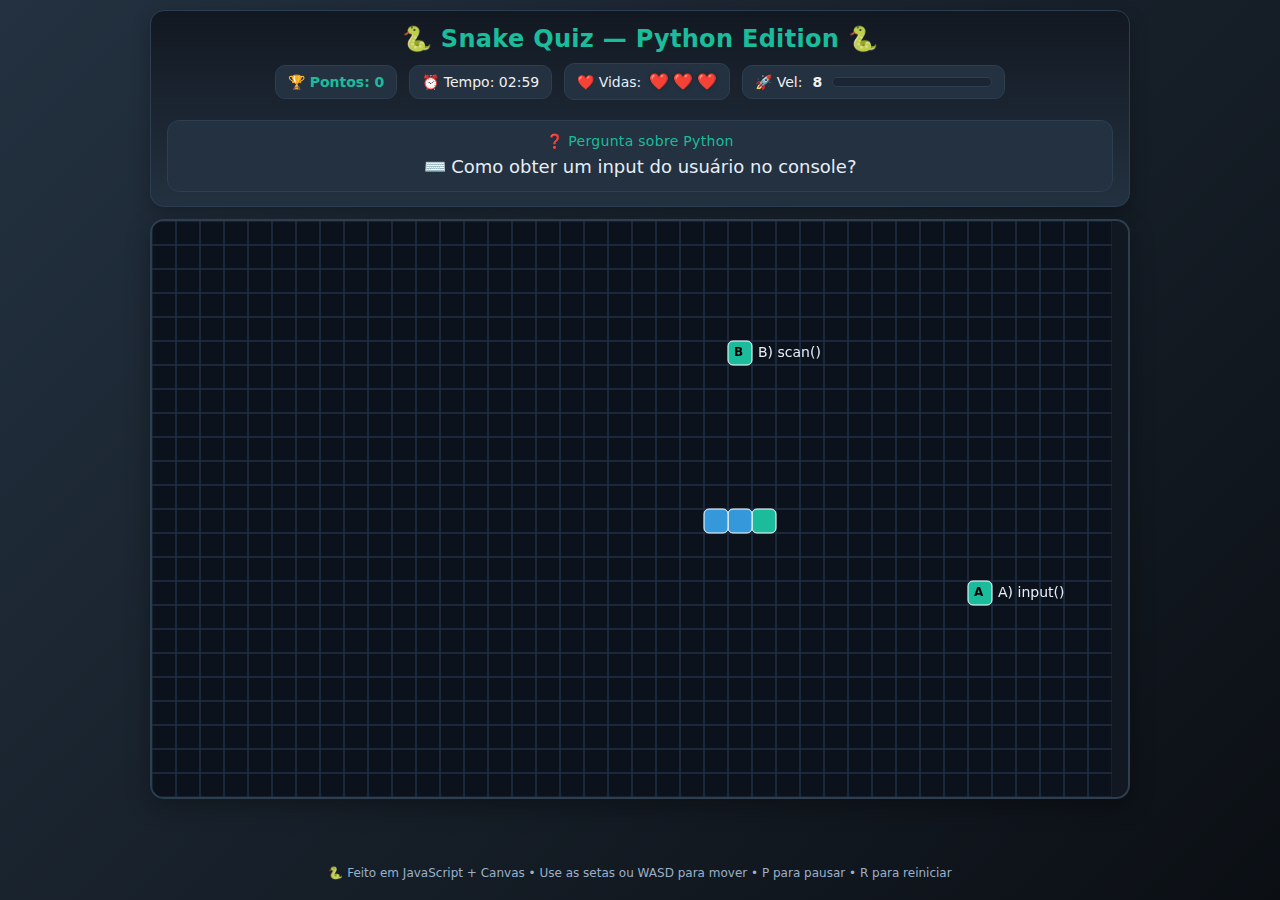
<file: interactive_platform/core/templates/snakeGame.html>
<!DOCTYPE html>
<html lang="pt-BR">

<head>
  <meta charset="utf-8" />
  <meta name="viewport" content="width=device-width, initial-scale=1" />
  <title>Snake Quiz — Python Theme</title>
  <style>
    :root {
      --python-blue: #2c3e50;
      --python-yellow: #1abc9c;
      --python-light-blue: #34495e;
      --python-dark-blue: #233140;
      --python-white: #f0f0f0;
      --bg: #0b0f14;
      --panel: #121821;
      --grid: #213046;
      --snake: #3498db;
      --head: #1abc9c;
      --ok: #32cd32;
      --bad: #dc143c;
      --text: #e6eef8;
      --muted: #9bb0c9;
      --accent: #66e0ff;
      --bar: #1b2533;
      --barFill: #1abc9c;
    }

    * {
      box-sizing: border-box;
    }

    body {
      margin: 0;
      background: linear-gradient(135deg, var(--python-dark-blue), var(--bg));
      color: var(--text);
      font-family: system-ui, -apple-system, Segoe UI, Roboto, Ubuntu, Cantarell, 'Helvetica Neue', Arial, "Noto Sans", sans-serif;
      display: flex;
      flex-direction: column;
      min-height: 100vh;
      align-items: center;
      gap: 12px;
      padding: 10px;
    }

    header {
      width: min(100%, 980px);
      padding: 14px 16px;
      margin-top: 0;
      background: linear-gradient(180deg, #121821, var(--python-dark-blue));
      border: 1px solid var(--python-blue);
      border-radius: 14px;
      box-shadow: 0 6px 18px rgba(0, 0, 0, .25);
      display: grid;
      gap: 10px;
    }

    header h1 {
      font-size: 24px;
      margin: 0;
      letter-spacing: .3px;
      color: var(--python-yellow);
      text-align: center;
    }

    #hudRow {
      display: flex;
      flex-wrap: wrap;
      align-items: center;
      gap: 12px;
      justify-content: center;
    }

    #stats {
      display: flex;
      gap: 12px;
      align-items: center;
      flex-wrap: wrap;
      justify-content: center;
    }

    .badge {
      display: inline-flex;
      align-items: center;
      gap: 8px;
      padding: 8px 12px;
      background: var(--python-dark-blue);
      border: 1px solid var(--python-blue);
      border-radius: 10px;
      color: var(--python-white);
      font-size: 14px;
    }

    #score.badge {
      color: var(--python-yellow);
      font-weight: 700;
    }

    /* Vidas como corações */
    #lives.badge {
      color: var(--text);
    }

    .hearts {
      display: inline-flex;
      gap: 4px;
      align-items: center;
      color: #ff6b6b;
    }

    .hearts span {
      font-size: 16px;
      filter: drop-shadow(0 0 2px rgba(0, 0, 0, .25));
    }

    /* Velocidade: número + barra de progresso */
    #speedBox {
      display: inline-flex;
      align-items: center;
      gap: 10px;
    }

    #speedMeter {
      width: 160px;
      height: 10px;
      background: var(--bar);
      border: 1px solid var(--python-blue);
      border-radius: 999px;
      overflow: hidden;
    }

    #speedFill {
      height: 100%;
      width: 0%;
      background: var(--barFill);
      transition: width 0.3s ease;
    }

    /* Pergunta em cartão destacado */
    #questionCard {
      background: var(--python-dark-blue);
      border: 1px solid var(--python-blue);
      border-radius: 12px;
      padding: 12px 16px;
      display: grid;
      gap: 6px;
      text-align: center;
      margin-top: 10px;
    }

    #questionCard .qTitle {
      font-size: 14px;
      color: var(--python-yellow);
      letter-spacing: .3px;
    }

    #question {
      color: var(--text);
      font-size: 18px;
      line-height: 1.35;
      font-weight: 500;
    }

    main {
      width: min(100%, 980px);
      display: grid;
      grid-template-columns: 1fr;
      gap: 12px;
    }

    #stageWrap {
      height: 100%;
      position: relative;
      background: var(--panel);
      border: 2px solid var(--python-blue);
      border-radius: 14px;
      overflow: hidden;
      box-shadow: 0 8px 25px rgba(0, 0, 0, 0.3);
    }

    canvas {
      display: block;
      width: 100%;
      height: auto;
      background: #0c121b;
    }

    #overlay {
      position: absolute;
      inset: 0;
      display: none;
      place-items: center;
      background: rgba(10, 20, 35, 0.85);
    }

    #overlay.visible {
      display: grid;
    }

    .panel {
      width: min(92%, 520px);
      background: var(--python-dark-blue);
      border: 2px solid var(--python-yellow);
      border-radius: 16px;
      padding: 22px;
      text-align: center;
      box-shadow: 0 12px 30px rgba(0, 0, 0, .45);
    }

    .panel h2 {
      margin: 0 0 12px;
      font-size: 28px;
      color: var(--python-yellow);
    }

    .panel p {
      margin: 8px 0;
      color: var(--python-white);
      font-size: 16px;
    }

    .actions {
      margin-top: 20px;
      display: flex;
      gap: 10px;
      justify-content: center;
      flex-wrap: wrap;
    }

    button {
      border: 1px solid var(--python-blue);
      background: var(--python-blue);
      color: var(--python-white);
      padding: 12px 18px;
      border-radius: 10px;
      font-weight: 700;
      cursor: pointer;
      transition: all 0.3s ease;
      font-size: 14px;
    }

    button:hover {
      background: var(--python-light-blue);
      transform: translateY(-2px);
      box-shadow: 0 4px 8px rgba(0, 0, 0, 0.2);
    }

    #mobileControls {
      display: none;
      gap: 8px;
      justify-content: center;
      margin-top: 8px;
    }

    #mobileControls button {
      width: 72px;
      height: 56px;
      font-size: 20px;
      background: var(--python-dark-blue);
    }

    .grid {
      display: grid;
      grid-template-columns: repeat(3, 72px);
      gap: 8px;
    }

    .spacer {
      visibility: hidden;
    }

    footer {
      color: var(--muted);
      font-size: 12px;
      margin: 4px 0 10px;
      margin-top: auto;
      padding-top: 10px;
      text-align: center;
    }

    .python-logo {
      width: 60px;
      height: 60px;
      margin: 0 auto 15px;
      background: linear-gradient(135deg, var(--python-blue), var(--python-light-blue));
      border-radius: 50%;
      position: relative;
      display: flex;
      align-items: center;
      justify-content: center;
      box-shadow: 0 4px 8px rgba(0, 0, 0, 0.2);
    }
    
    .python-logo::before {
      content: "";
      position: absolute;
      width: 30px;
      height: 30px;
      background-color: var(--python-yellow);
      border-radius: 50%;
    }

    @media (max-width: 700px) {
      #mobileControls {
        display: flex;
      }
      
      .badge {
        font-size: 12px;
        padding: 6px 10px;
      }
      
      #question {
        font-size: 16px;
      }
      
      header h1 {
        font-size: 20px;
      }
    }
  </style>
</head>

<body>
  <header>
    <h1>🐍 Snake Quiz — Python Edition 🐍</h1>
    <div id="hudRow">
      <div id="stats">
        <span id="score" class="badge">🏆 Pontos: 0</span>
        <span id="timer" class="badge">⏰ Tempo: 03:00</span>
        <span id="lives" class="badge">❤️ Vidas: <span class="hearts" id="livesHearts"></span></span>
        <span id="speedBox" class="badge">🚀 Vel: <strong id="speedLabel">7</strong>
          <div id="speedMeter">
            <div id="speedFill"></div>
          </div>
        </span>
      </div>
    </div>
    <div id="questionCard">
      <div class="qTitle">❓ Pergunta sobre Python</div>
      <div id="question"></div>
    </div>
  </header>

  <main>
    <div id="stageWrap">
      <canvas id="stage" aria-label="tabuleiro do jogo"></canvas>
      <div id="overlay" role="dialog" aria-modal="true">
        <div class="panel" id="overlayPanel">
          <div class="python-logo"></div>
          <h2 id="ovTitle">Pausado</h2>
          <p id="ovSubtitle">Pressione P para continuar</p>
          <div class="actions">
            <button id="btnResume">▶️ Retomar (P)</button>
            <button id="btnRestart">🔄 Reiniciar (R)</button>
          </div>
        </div>
      </div>
    </div>

    <div id="mobileControls">
      <div class="grid">
        <span class="spacer"></span>
        <button data-dir="up">▲</button>
        <span class="spacer"></span>
        <button data-dir="left">◀</button>
        <button data-dir="down">▼</button>
        <button data-dir="right">▶</button>
      </div>
    </div>
  </main>

  <footer>🐍 Feito em JavaScript + Canvas • Use as setas ou WASD para mover • P para pausar • R para reiniciar</footer>

  <script>
    // ===================== Configurações =====================

    const COLORS = {
      bg: '#0c121b',
      grid: '#213046',
      snake: '#3498db',
      head: '#1abc9c',
      ok: '#32cd32',
      bad: '#dc143c',
      text: '#e6eef8',
      border: '#ffffff',
      food: '#1abc9c'
    };

    const TILE = 24;
    const GRID_W = 40;
    const GRID_H = 24;

    // Para telas HiDPI/Retina
    const dpr = window.devicePixelRatio || 1;
    const WIDTH = GRID_W * TILE;
    const HEIGHT = GRID_H * TILE;
    const GROW_ON_CORRECT = 3;
    const SHRINK_ON_WRONG = 2;
    const MAX_LIVES = 3;
    const GAME_DURATION_SECONDS = 180; // 3 minutos
    const BASE_SPEED = 8;
    const SPEED_CAP = 18;

    // ===================== Perguntas =====================
    const QUESTIONS = [
      { pergunta: '🐍 Qual tipo nativo representa números com casas decimais em Python?', alternativas: ['int', 'float'], correta: 'float' },
      { pergunta: '📚 Qual estrutura é imutável?', alternativas: ['list', 'tuple'], correta: 'tuple' },
      { pergunta: '⚖️ Qual operador compara igualdade?', alternativas: ['==', '='], correta: '==' },
      { pergunta: '🔧 Como iniciar um ambiente virtual venv?', alternativas: ['python -m venv venv', 'pip install venv'], correta: 'python -m venv venv' },
      { pergunta: '🔑 Qual palavra-chave cria uma função?', alternativas: ['def', 'func'], correta: 'def' },
      { pergunta: '📝 Qual método adiciona item ao final de uma lista?', alternativas: ['.append()', '.add()'], correta: '.append()' },
      { pergunta: '📖 Qual destas estruturas é um dicionário válido?', alternativas: ['{"a":1, "b":2}', '["a",1,"b",2]'], correta: '{"a":1, "b":2}' },
      { pergunta: '🔄 Qual conversão torna "42" um número inteiro?', alternativas: ["int('42')", 'str(42)'], correta: "int('42')" },
      { pergunta: '⏰ Qual módulo padrão lida com tempo?', alternativas: ['time', 'sleepy'], correta: 'time' },
      { pergunta: '🛡️ Qual keyword trata exceções?', alternativas: ['try/except', 'catch/except'], correta: 'try/except' },
      { pergunta: '💬 Como se escreve um comentário de uma linha?', alternativas: ['# comentário', '// comentário'], correta: '# comentário' },
      { pergunta: '📏 Qual função retorna o tamanho de uma lista?', alternativas: ['len()', 'size()'], correta: 'len()' },
      { pergunta: '➕ Qual o resultado de `[1, 2] + [3, 4]`?', alternativas: ['[1, 2, 3, 4]', '[4, 6]'], correta: '[1, 2, 3, 4]' },
      { pergunta: '🔢 Qual o operador para exponenciação?', alternativas: ['**', '^'], correta: '**' },
      { pergunta: '📦 Qual tipo de coleção não permite itens duplicados?', alternativas: ['set', 'list'], correta: 'set' },
      { pergunta: '🔄 Qual o resultado de `print(3 * "a")`?', alternativas: ['aaa', 'a3'], correta: 'aaa' },
      { pergunta: '📄 Qual a extensão de arquivo padrão para scripts Python?', alternativas: ['.py', '.pyt'], correta: '.py' },
      { pergunta: '⌨️ Como obter um input do usuário no console?', alternativas: ['input()', 'scan()'], correta: 'input()' },
      { pergunta: '🔢 O que `range(3)` gera?', alternativas: ['0, 1, 2', '1, 2, 3'], correta: '0, 1, 2' },
      { pergunta: '❌ Qual o operador para verificar se um item NÃO está em uma lista?', alternativas: ['not in', 'notin'], correta: 'not in' },
      { pergunta: '🔧 Como se chama um método de uma classe?', alternativas: ['objeto.metodo()', 'metodo(objeto)'], correta: 'objeto.metodo()' },
      { pergunta: '🔍 Qual o resultado de `True and False`?', alternativas: ['False', 'True'], correta: 'False' },
      { pergunta: '🗑️ Qual função remove o último item de uma lista e o retorna?', alternativas: ['.pop()', '.remove()'], correta: '.pop()' },
      { pergunta: '📦 Qual o nome do gerenciador de pacotes do Python?', alternativas: ['pip', 'get'], correta: 'pip' },
      { pergunta: '🔀 Como se inicia um bloco `else if` em Python?', alternativas: ['elif', 'else if'], correta: 'elif' },
      { pergunta: '✅ Qual o tipo de dado de `True`?', alternativas: ['bool', 'boolean'], correta: 'bool' },
      { pergunta: '🔑 Qual método retorna as chaves de um dicionário?', alternativas: ['.keys()', '.get_keys()'], correta: '.keys()' },
      { pergunta: '📚 Como importar a biblioteca `math`?', alternativas: ['import math', 'include math'], correta: 'import math' },
    ];

    // ===================== Utilidades =====================
    function choice(arr) { return arr[Math.floor(Math.random() * arr.length)]; }
    function randomFreeCell(snakeBody, forbidden = new Set()) {
      const free = [];
      for (let x = 0; x < GRID_W; x++) {
        for (let y = 0; y < GRID_H; y++) {
          const key = x + ',' + y;
          if (!snakeBody.has(key) && !forbidden.has(key)) free.push([x, y]);
        }
      }
      return free.length ? choice(free) : null;
    }

    // ===================== Estado do jogo =====================
    const canvas = document.getElementById('stage');
    const ctx = canvas.getContext('2d');

    // Ajuste para HiDPI
    canvas.width = WIDTH * dpr;
    canvas.height = HEIGHT * dpr;
    canvas.style.width = `${WIDTH}px`;
    canvas.style.height = `${HEIGHT}px`;
    ctx.scale(dpr, dpr);

    const questionEl = document.getElementById('question');
    const scoreEl = document.getElementById('score');
    const timerEl = document.getElementById('timer');
    const livesHeartsEl = document.getElementById('livesHearts');
    const speedLabelEl = document.getElementById('speedLabel');
    const speedFillEl = document.getElementById('speedFill');
    const overlay = document.getElementById('overlay');
    const ovTitle = document.getElementById('ovTitle');
    const ovSubtitle = document.getElementById('ovSubtitle');
    const btnResume = document.getElementById('btnResume');
    const btnRestart = document.getElementById('btnRestart');

    let rngQuestions = shuffle([...QUESTIONS]);
    let qIndex = 0;
    let score = 0;
    let lives = MAX_LIVES;
    let timeLeft = GAME_DURATION_SECONDS;
    let speed = BASE_SPEED;
    let paused = false;
    let gameOver = false;

    let snake = [];
    let snakeDir = [1, 0];
    let grow = 0;
    let foods = [];
    let correctOnA = true;

    function reset() {
      rngQuestions = shuffle([...QUESTIONS]);
      qIndex = 0;
      score = 0;
      lives = MAX_LIVES;
      timeLeft = GAME_DURATION_SECONDS;
      speed = BASE_SPEED;
      paused = false;
      gameOver = false;
      correctOnA = true;
      const midx = Math.floor(GRID_W / 2), midy = Math.floor(GRID_H / 2);
      snake = [[midx, midy], [midx - 1, midy], [midx - 2, midy]];
      snakeDir = [1, 0];
      grow = 0;
      foods = spawnFoods(currentQuestion());
      updateHUD();
      questionEl.textContent = currentQuestion().pergunta;
    }

    function currentQuestion() { return rngQuestions[qIndex]; }
    function nextQuestion() { qIndex = (qIndex + 1) % rngQuestions.length; correctOnA = !correctOnA; questionEl.textContent = currentQuestion().pergunta; }

    function renderLives() {
      let html = '';
      for (let i = 0; i < MAX_LIVES; i++) {
        html += (i < lives) ? '<span>❤️</span>' : '<span>♡</span>';
      }
      livesHeartsEl.innerHTML = html;
    }

    function updateSpeedBar() {
      speedLabelEl.textContent = String(speed);
      const pct = Math.min(1, Math.max(0, (speed - BASE_SPEED) / (SPEED_CAP - BASE_SPEED)));
      speedFillEl.style.width = String(pct * 100) + '%';
    }

    function updateTimerDisplay() {
        const minutes = Math.floor(timeLeft / 60);
        const seconds = Math.floor(timeLeft % 60);
        timerEl.textContent = `⏰ Tempo: ${String(minutes).padStart(2, '0')}:${String(seconds).padStart(2, '0')}`;
    }

    function updateHUD() {
      scoreEl.textContent = '🏆 Pontos: ' + String(score);
      renderLives();
      updateTimerDisplay();
      updateSpeedBar();
    }

    function spawnFoods(q) {
      const correct = q.correta;
      const other = q.alternativas.find(a => a !== correct) || q.alternativas[0];
      const bodySet = new Set(snake.map(([x, y]) => x + ',' + y));
      const forb = new Set(bodySet);
      const cellA = randomFreeCell(bodySet, forb);
      forb.add(String(cellA[0]) + ',' + String(cellA[1]));
      const cellB = randomFreeCell(bodySet, forb);
      const aText = correctOnA ? correct : other;
      const bText = correctOnA ? other : correct;
      return [
        { label: 'A', text: aText, cell: cellA, isCorrect: aText === correct },
        { label: 'B', text: bText, cell: cellB, isCorrect: bText === correct },
      ];
    }

    // ===================== Loop =====================
    let last = 0; let acc = 0;
    function frame(ts) {
      const dt = (ts - last) / 1000; last = ts;
      if (!paused && !gameOver) {
        timeLeft -= dt;
        if (timeLeft <= 0) {
            timeLeft = 0;
            gameOver = true;
            showOverlay('⏰ Tempo Esgotado!', 'Pressione R para reiniciar');
        }
        updateTimerDisplay();

        acc += dt; const step = 1 / speed;
        while (acc >= step) { acc -= step; tick(); }
        draw();
      }

      requestAnimationFrame(frame);
    }

    function tick() {
      const hx = snake[0][0];
      const hy = snake[0][1];
      let nx = hx + snakeDir[0];
      let ny = hy + snakeDir[1];

      // Wrap around (sem colisão nas paredes)
      if (nx < 0) nx = GRID_W - 1;
      if (nx >= GRID_W) nx = 0;
      if (ny < 0) ny = GRID_H - 1;
      if (ny >= GRID_H) ny = 0;

      // colisão consigo mesmo
      for (let i = 0; i < snake.length; i++) { 
        if (snake[i][0] === nx && snake[i][1] === ny) { 
          gameOver = true; 
          showOverlay('💀 Game Over', 'Pressione R para reiniciar'); 
          return; 
        } 
      }
      
      snake.unshift([nx, ny]);
      if (grow > 0) { grow--; } else { snake.pop(); }

      // comidas
      for (let k = 0; k < foods.length; k++) {
        const f = foods[k];
        if (f.cell[0] === nx && f.cell[1] === ny) {
          if (f.isCorrect) {
            score += 1; 
            grow += GROW_ON_CORRECT;
            if (score % 4 === 0 && speed < SPEED_CAP) { 
              speed += 1; 
              updateSpeedBar(); 
            }
          } else {
            lives -= 1; 
            for (let i = 0; i < SHRINK_ON_WRONG; i++) { 
              if (snake.length > 1) snake.pop(); 
            }
            if (lives <= 0) { 
              gameOver = true; 
              showOverlay('💀 Game Over', 'Pressione R para reiniciar'); 
              updateHUD(); 
              return; 
            }
          }
          nextQuestion(); 
          foods = spawnFoods(currentQuestion()); 
          updateHUD();
          break;
        }
      }
    }

    function draw() {
      ctx.fillStyle = COLORS.bg; 
      ctx.fillRect(0, 0, canvas.width, canvas.height);
      
      ctx.strokeStyle = COLORS.grid; 
      ctx.lineWidth = 1;
      for (let x = 0; x < GRID_W; x++) {
        for (let y = 0; y < GRID_H; y++) {
          ctx.strokeRect(x * TILE, y * TILE, TILE, TILE);
        }
      }
      
      for (let i = 0; i < snake.length; i++) {
        const x = snake[i][0];
        const y = snake[i][1];
        ctx.fillStyle = (i === 0) ? COLORS.head : COLORS.snake;
        roundRect(ctx, x * TILE, y * TILE, TILE, TILE, 5, true);
        ctx.lineWidth = 1; 
        ctx.strokeStyle = '#ffffff';
        roundRect(ctx, x * TILE, y * TILE, TILE, TILE, 5, false);
      }
      
      ctx.font = '14px system-ui,Segoe UI,Arial';
      ctx.textBaseline = 'middle';
      
      for (let i = 0; i < foods.length; i++) {
        const f = foods[i];
        const x = f.cell[0];
        const y = f.cell[1];
        
        // Caixa da resposta
        ctx.fillStyle = COLORS.food;
        roundRect(ctx, x * TILE, y * TILE, TILE, TILE, 5, true);
        ctx.lineWidth = 1; 
        ctx.strokeStyle = '#ffffff';
        roundRect(ctx, x * TILE, y * TILE, TILE, TILE, 5, false);
        
        // Label A/B
        ctx.fillStyle = '#000';
        ctx.font = 'bold 12px system-ui,Segoe UI,Arial';
        ctx.fillText(f.label, x * TILE + 6, y * TILE + TILE / 2);
        
        // Texto da alternativa ao lado
        ctx.fillStyle = COLORS.text;
        ctx.font = '14px system-ui,Segoe UI,Arial';
        ctx.fillText(f.label + ') ' + f.text, x * TILE + TILE + 6, y * TILE + TILE / 2);
      }
    }

    // ===================== UI & Controles =====================
    function showOverlay(title, subtitle) { 
      ovTitle.textContent = title; 
      ovSubtitle.textContent = subtitle; 
      overlay.classList.add('visible'); 
    }
    
    function hideOverlay() { 
      overlay.classList.remove('visible'); 
    }

    function setDir(dx, dy) { 
      if (dx === -snakeDir[0] && dy === -snakeDir[1]) return; 
      snakeDir = [dx, dy]; 
    }

    addEventListener('keydown', (e) => {
      const k = e.key.toLowerCase();
      if (e.key === 'ArrowUp' || k === 'w') setDir(0, -1);
      else if (e.key === 'ArrowDown' || k === 's') setDir(0, 1);
      else if (e.key === 'ArrowLeft' || k === 'a') setDir(-1, 0);
      else if (e.key === 'ArrowRight' || k === 'd') setDir(1, 0);
      else if (k === 'p') { 
        paused = !paused; 
        paused ? showOverlay('⏸️ Pausado', 'Pressione P para continuar') : hideOverlay(); 
      }
      else if (k === 'r') { 
        reset(); 
        hideOverlay(); 
      }
    });

    btnResume.addEventListener('click', () => { 
      if (gameOver) return; 
      paused = false; 
      hideOverlay(); 
    });
    
    btnRestart.addEventListener('click', () => { 
      reset(); 
      hideOverlay(); 
    });

    for (let btn of document.querySelectorAll('#mobileControls [data-dir]')) {
      btn.addEventListener('click', () => {
        const d = btn.getAttribute('data-dir');
        if (d === 'up') setDir(0, -1);
        if (d === 'down') setDir(0, 1);
        if (d === 'left') setDir(-1, 0);
        if (d === 'right') setDir(1, 0);
      });
    }

    function shuffle(a) { 
      for (let i = a.length - 1; i > 0; i--) { 
        const j = Math.floor(Math.random() * (i + 1)); 
        const tmp = a[i]; 
        a[i] = a[j]; 
        a[j] = tmp; 
      } 
      return a; 
    }
    
    function roundRect(ctx, x, y, w, h, r, fill) { 
      ctx.beginPath(); 
      ctx.moveTo(x + r, y); 
      ctx.arcTo(x + w, y, x + w, y + h, r); 
      ctx.arcTo(x + w, y + h, x, y + h, r); 
      ctx.arcTo(x, y + h, x, y, r); 
      ctx.arcTo(x, y, x + w, y, r); 
      if (fill) ctx.fill(); 
      else ctx.stroke(); 
    }

    // start
    reset();
    requestAnimationFrame(function (t) { last = t; requestAnimationFrame(frame); });
  </script>
</body>

</html>
</file>
